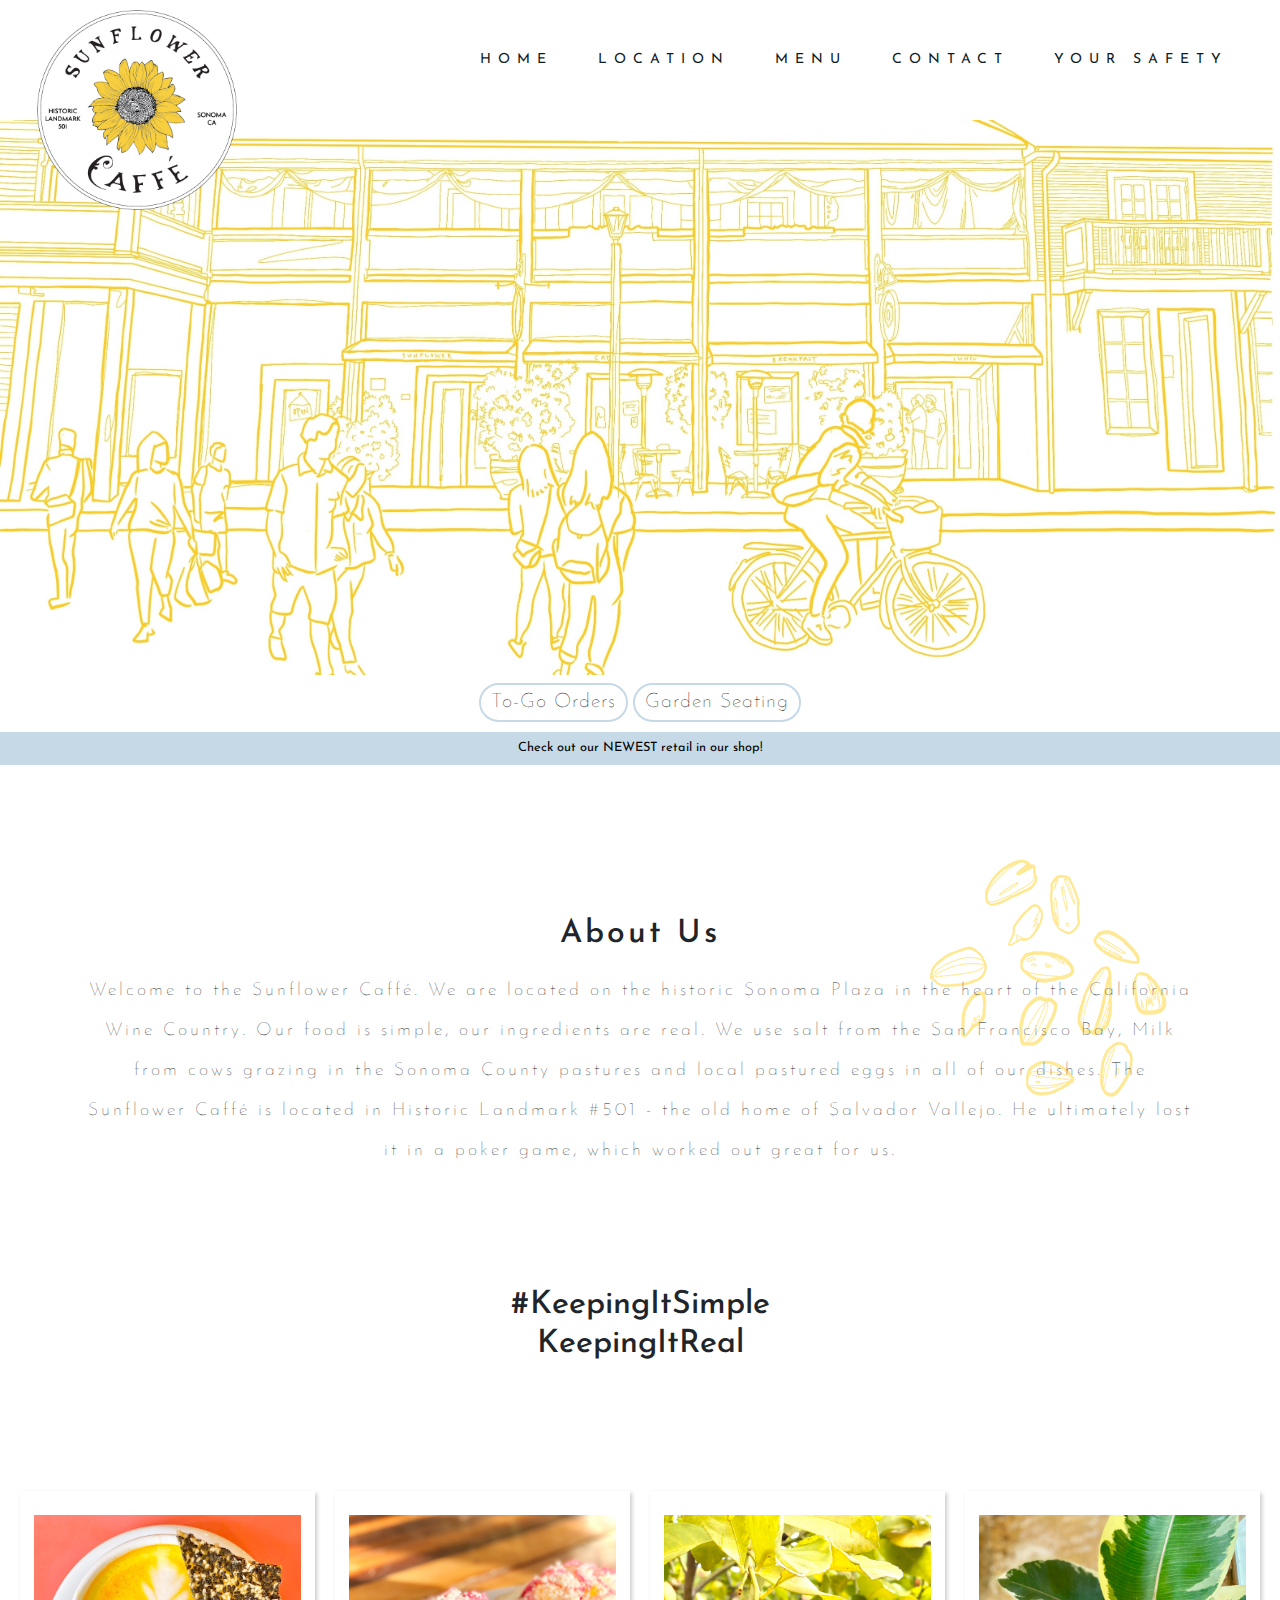
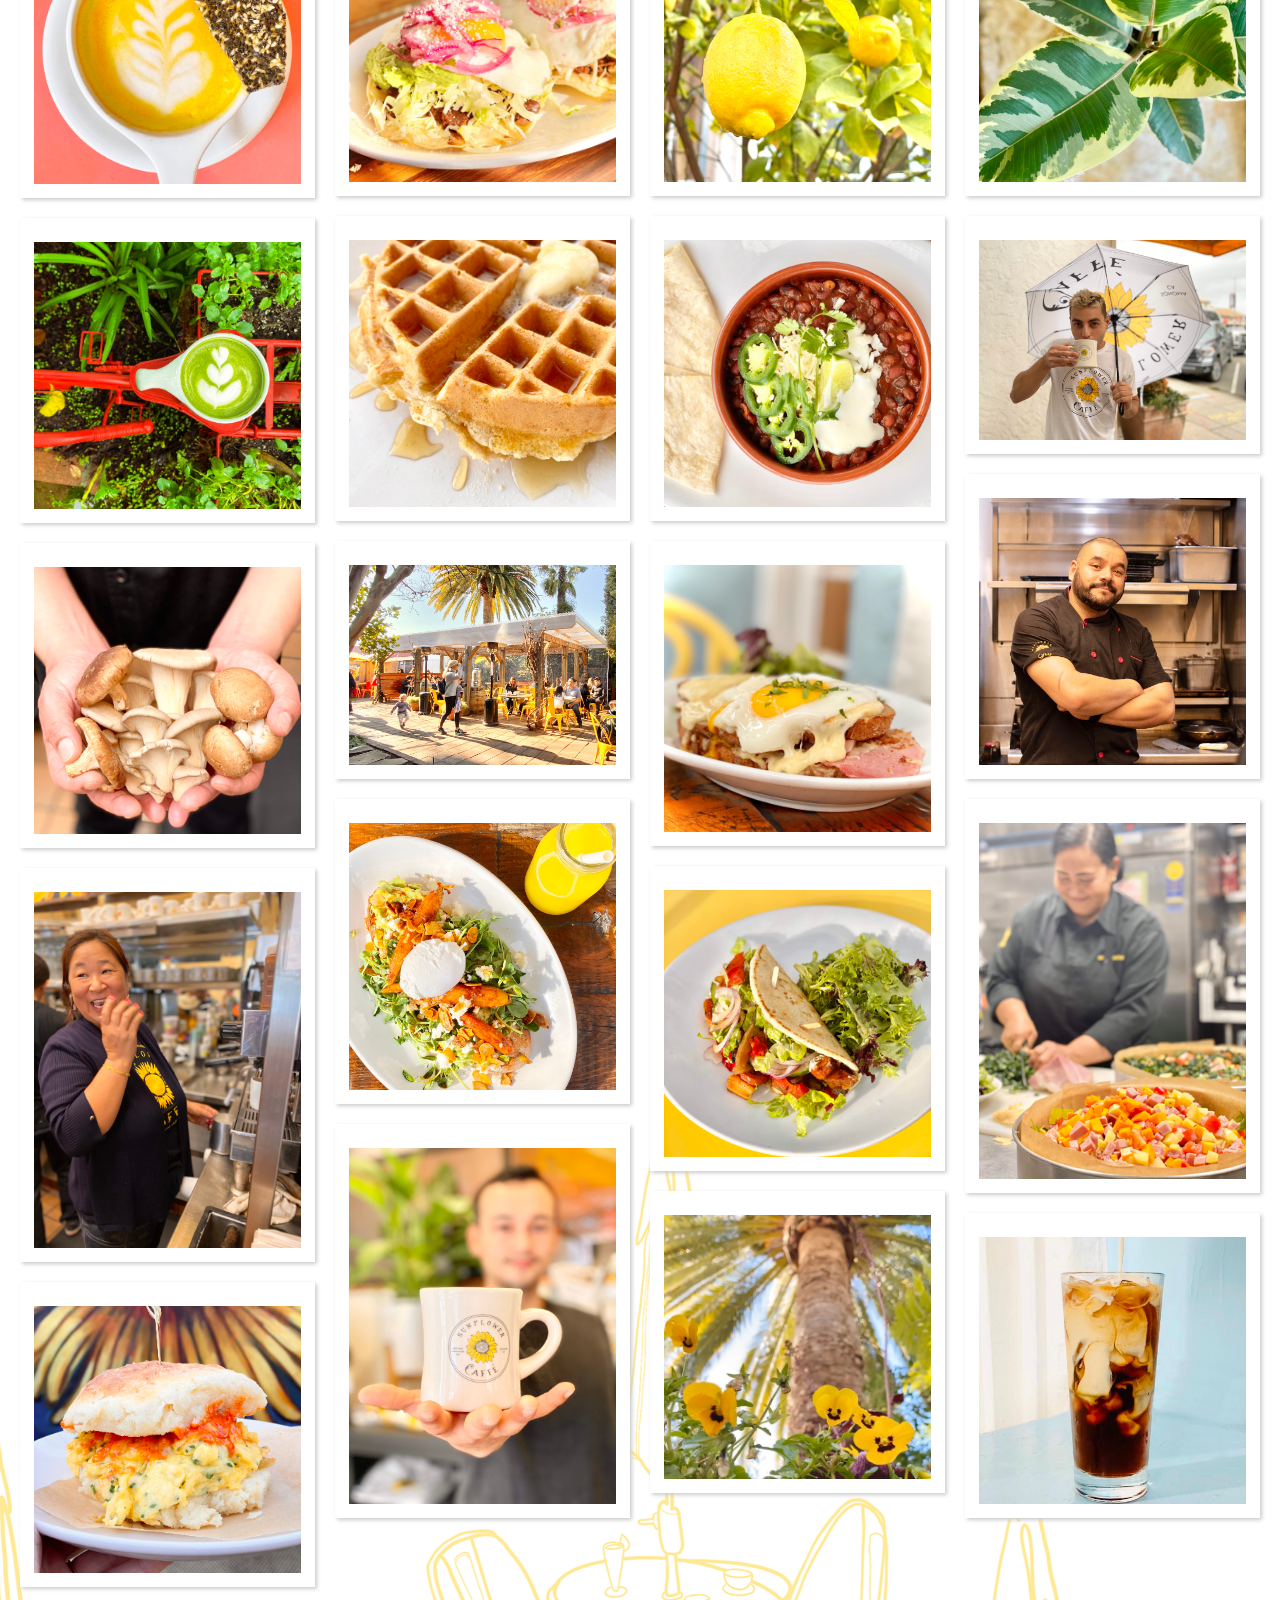
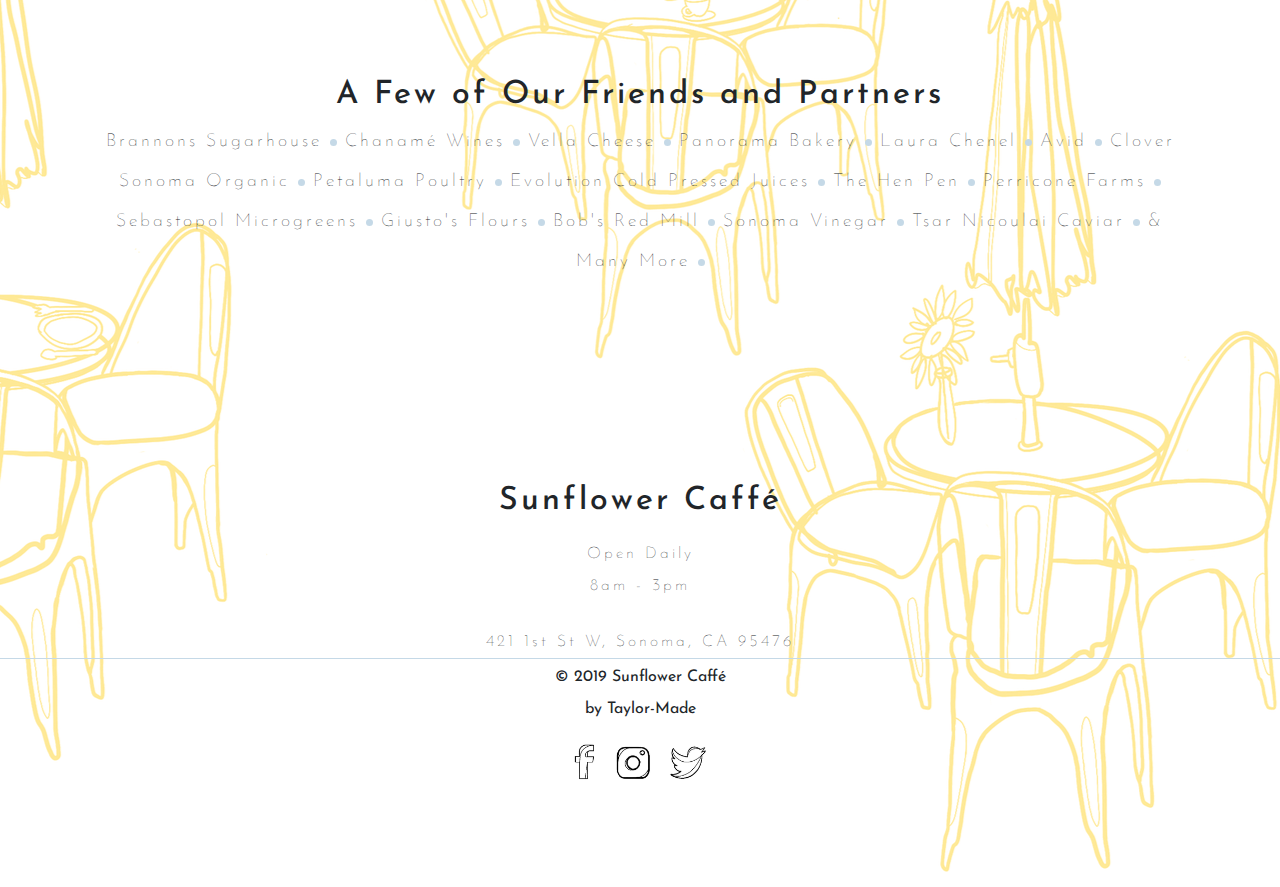
<file: index.html>
<!DOCTYPE html>
<html lang="en">

<head>
  <!-- Required meta tags -->
  <meta charset="utf-8" />
  <meta name="viewport" content="width=device-width, initial-scale=1, shrink-to-fit=no" />

  <title>Sunflower Caffé</title>

  <!-- Google Tag Manager -->
<script>(function(w,d,s,l,i){w[l]=w[l]||[];w[l].push({'gtm.start':
  new Date().getTime(),event:'gtm.js'});var f=d.getElementsByTagName(s)[0],
  j=d.createElement(s),dl=l!='dataLayer'?'&l='+l:'';j.async=true;j.src=
  'https://www.googletagmanager.com/gtm.js?id='+i+dl;f.parentNode.insertBefore(j,f);
  })(window,document,'script','dataLayer','GTM-MHT7H7W');</script>
  <!-- End Google Tag Manager -->

  <!-- Global site tag (gtag.js) - Google Analytics -->
<script async src="https://www.googletagmanager.com/gtag/js?id=G-CDGWF8E8F0"></script>
<script>
  window.dataLayer = window.dataLayer || [];
  function gtag(){dataLayer.push(arguments);}
  gtag('js', new Date());

  gtag('config', 'G-CDGWF8E8F0');
</script>

  <!-- Google Fonts -->
  <link href="https://fonts.googleapis.com/css?family=Josefin+Sans:300,400&display=swap" rel="stylesheet" />
  <!-- menu txt -->
  <!-- <link href="https://fonts.googleapis.com/css?family=Josefin+Sans&display=swap" rel="stylesheet"> -->
  <link href="https://fonts.googleapis.com/css?family=Roboto+Slab:300&display=swap" rel="stylesheet" />
  <!-- Boostrap Css -->
  <link rel="stylesheet" href="https://stackpath.bootstrapcdn.com/bootstrap/4.3.1/css/bootstrap.min.css"
    integrity="sha384-ggOyR0iXCbMQv3Xipma34MD+dH/1fQ784/j6cY/iJTQUOhcWr7x9JvoRxT2MZw1T" crossorigin="anonymous" />
  <link rel="stylesheet" href="https://cdnjs.cloudflare.com/ajax/libs/twitter-bootstrap/4.1.3/css/bootstrap.min.css" />
  <!--favicon-->


  <link rel="icon" type="image/png" href="/favicon-16.png" sizes="16x16">
  <link rel="icon" type="image/png" href="/favicon-32.png" sizes="32x32">
  <link rel="icon" type="image/png" href="/favicon-96.png" sizes="96x96">

  <!-- External Files -->
  <link rel="stylesheet" href="css/index.css" />
  <link href="https://maxcdn.bootstrapcdn.com/font-awesome/4.7.0/css/font-awesome.min.css" rel="stylesheet" />
</head>


<body>
  <header>

    <nav id="navbar" class="">
      <div class="nav-wrapper">
        <!-- Navbar Logo -->
        <div class="logo">
          <a href="index.html">
            <img src="images/circsfclogo.png" alt="Sunflower Caffé Logo" style="height: 200px; width: 200px;" />
          </a>
        </div>

        <!-- Navbar Links -->
        <div class="main-menu">
          <ul id="menu" class="">
            <li><a href="index.html">Home</a></li>
            <li>
              <a href="https://goo.gl/maps/wznpz6YDUfDAMMEbA" target="_blank">Location</a>
            </li>
            <!-- <li><a href="?dummy=$2#menus">Menu</a></li> -->
            <li><a href="menu.html#menu-jump">Menu</a></li>
            <li><a href="contact.html">Contact</a></li>
            <li><a href="your-safety.html">Your Safety</a></li>
          </ul>
        </div>
      </div>
    </nav>

    <!-- Menu Icon -->
    <div class="menuIcon">
      <span class="icon icon-bars"></span>
      <span class="icon icon-bars overlay"></span>
    </div>

    <div class="overlay-menu" style="
          background-image: url('images/coffee-cup.png');
          background-repeat: no-repeat;
        ">
      <ul id="menu">
        <li><a href="index.html">Home</a></li>
        <li><a href="menu.html#menu-jump">Menu</li>
        <li><a href="contact.html">Contact</a></li>
        <li><a href="your-safety.html">Your Safety</a></li>
        <li>
          <a href="https://sunflowercaffe.revelup.online/store/1">Order Online</a>
        </li>

        <p class="text-center overlay-info">
          <a class="menu-location" href="https://goo.gl/maps/yZdu5j42J9mJRYWY7" target="_blank">
            421 1st St W<br />
            Sonoma, CA 95476<br />
          </a>
        </p>
        <br />

        <p class="text-center xoverlay-hours pb-2" style="border: 1px solid #c5d9e7;">
          Open Daily<br />
          8am - 3pm<br /><br />
        </p>

        <div class="overlay-icons text-center">
          <a href="https://www.facebook.com/SunflowerCaffe/"><img class="overlay-icons" src="images/fb.png"
              alt="Facebook" /></a>

          <a href="https://www.instagram.com/sunflowercaffe/"><img class="overlay-icons" src="images/ig.png"
              alt="Instagram" /></a>

          <a href="#"><img class="overlay-icons" src="images/twitter.png" alt="Twitter" /></a>
        </div>
      </ul>
    </div>

  </header>

  <main style="
        background-image: url('images/3tables-opaque.png');
        background-position: 87% 100%;
        background-repeat: no-repeat;
      ">

    <!-- Hero Image -->
    <!-- wp-block-cover-image -->
    <div class="jumbotron jumbotron-fluid"></div>

    <div class="container-fluid text-center pt-2">
      <button class="takeout-button">
        <a class="order-link" href="https://sunflowercaffe.revelup.online/store/1">To-Go Orders</a>
      </button>
      <button class="takeout-button">
        <a href="menu.html">Garden Seating</a>
      </button>
    </div>

    <div class="announcement">
      <p><a href="https://sunflowercaffe.revelup.online/store/1/category/51/subcategory/846">Check out our NEWEST retail in our shop!</a></p>
    </div>

    <div class="container about" style="
          background-image: url('images/moreseeds.png');
          background-repeat: no-repeat;
          background-position: 100% 35%;
        ">
      <div class="row text-center align-items-center">
        <div class="container-fluid">
          <h2>About Us</h2>
          <p class="contact-text">
            Welcome to the Sunflower Caffé. We are located on the historic
            Sonoma Plaza in the heart of the California Wine Country. Our food
            is simple, our ingredients are real. We use salt from the San
            Francisco Bay, Milk from cows grazing in the Sonoma County
            pastures and local pastured eggs in all of our dishes. The
            Sunflower Caffé is located in Historic Landmark #501 - the old
            home of Salvador Vallejo. He ultimately lost it in a poker game,
            which worked out great for us.
          </p>
          <br />
        </div>
      </div>
    </div>

    <div class="text-center align-items-center">
      <h2 class="quote-breaker">#KeepingItSimple<br />KeepingItReal</h2>
    </div>

    <section class="photos">
      <div id="gallery" class="masonry">
        <div class="item 1">
          <img src="images/tahini_turmeric_latte.jpg" alt="Sunflower Caffé Gallery" />
        </div>
        <div class="item 2">
          <img src="images/SFC_Matcha-5.jpg" alt="Sunflower Caffé Gallery" />
        </div>
        <div class="item 3">
          <img src="images/IMG_0267.jpg" alt="Sunflower Caffé Gallery" />
        </div>
        <div class="item 4">
          <img src="images/IMG_0377.jpg" alt="Sunflower Caffé Gallery" />
        </div>
        <div class="item 5">
          <img src="images/IMG_0479.jpg" alt="Sunflower Caffé Gallery" />
        </div>
        <div class="item 6">
          <img src="images/IMG_0498.jpg" alt="Sunflower Caffé Gallery" />
        </div>
        <div class="item 7">
          <img src="images/IMG_0512.jpg" alt="Sunflower Caffé Gallery" />
        </div>
        <div class="item 8">
          <img src="images/IMG_0554.jpg" alt="Sunflower Caffé Gallery" />
        </div>
        <div class="item 9">
          <img src="images/IMG_0613.jpg" alt="Sunflower Caffé Gallery" />
        </div>
        <div class="item 11">
          <img src="images/IMG_0723.jpg" alt="Sunflower Caffé Gallery" />
        </div>
        <div class="item 12">
          <img src="images/IMG_0735.jpg" alt="Sunflower Caffé Gallery" />
        </div>
        <div class="item 13">
          <img src="images/IMG_0890.jpg" alt="Sunflower Caffé Gallery" />
        </div>
        <div class="item 14">
          <img src="images/IMG_0903.jpg" alt="Sunflower Caffé Gallery" />
        </div>
        <div class="item 15">
          <img src="images/IMG_0916.jpg" alt="Sunflower Caffé Gallery" />
        </div>
        <div class="item 16">
          <img src="images/IMG_0939.jpg" alt="Sunflower Caffé Gallery" />
        </div>
        <div class="item 17">
          <img src="images/IMG_0959.jpg" alt="Sunflower Caffé Gallery" />
        </div>
        <div class="item 18">
          <img src="images/IMG_1017.jpg" alt="Sunflower Caffé Gallery" />
        </div>
        <div class="item 19">
          <img src="images/Alvaro.jpg" alt="Sunflower Caffé Gallery" />
        </div>
        <div class="item 20">
          <img src="images/Anju.jpg" alt="Sunflower Caffé Gallery" />
        </div>
        <div class="item 21">
          <img src="images/iced_coffee_milk.jpg" alt="Sunflower Caffé Gallery" />
        </div>
      </div>
    </section>

    <section class="container">
      <div class="row text-center align-items-center pt-5 no-tipping-clause">
        <div class="container-fluid col-sm-12 col-offset-2 col-xs-8 col-xs-offset-2">
          <h2>A Few of Our Friends and Partners</h2>


          <a href="https://www.branonmaple.com/" target="_blank">
            Brannons Sugarhouse <span class="dot"></span>
          </a>

          <a href="http://www.chanamewines.com/" target="_blank">
            Chanamé Wines <span class="dot"></span>
          </a>

          <a href="https://www.vellacheese.com/" target="_blank">
            Vella Cheese <span class="dot"></span>
          </a>

          <a href="https://www.panoramabaking.com/" target="_blank">
            Panorama Bakery <span class="dot"></span>
          </a>

          <a href="https://www.laurachenel.com/" target="_blank">
            Laura Chenel <span class="dot"></span>
          </a>

          <a href="https://avidcoffee.com/" target="_blank">
            Avid <span class="dot"></span>
          </a>

          <a href="https://cloversonoma.com/" target="_blank">
            Clover Sonoma Organic <span class="dot"></span>
          </a>

          <a href="https://www.petalumapoultry.com/products/rosie-organic/" target="_blank">
            Petaluma Poultry <span class="dot"></span>
          </a>

          <a href="https://www.evolutionfresh.com/" target="_blank">
            Evolution Cold Pressed Juices <span class="dot"></span>
          </a>

          <a href="https://localhens.com/" target="_blank">
            The Hen Pen <span class="dot"></span>
          </a>

          <a href="https://perriconefarms.com/" target="_blank">
            Perricone Farms <span class="dot"></span>
          </a>

          <a href="https://www.sebastopolmicrogreens.com/" target="_blank">
            Sebastopol Microgreens <span class="dot"></span>
          </a>

          <a href="http://giustos.com/" target="_blank">
            Giusto's Flours <span class="dot"></span>
          </a>

          <a href="https://www.bobsredmill.com/" target="_blank">
            Bob's Red Mill <span class="dot"></span>
          </a>

          <a href="https://www.sonomavinegar.com/" target="_blank">
            Sonoma Vinegar <span class="dot"></span>
          </a>

          <a href="https://www.tsarnicoulai.com/" target="_blank">
            Tsar Nicoulai Caviar <span class="dot"></span>
          </a>

          & Many More <span class="dot"></span>
        </div>
      </div>
    </section>

    <!-- new footer -->
    <div class="footer container-fluid">
      <div class="row text-center footer-info">
        <div class="col-xs-12 container align-self-center">
          <h2>Sunflower Caffé</h2>
          <p>Open Daily</p>
          8am - 3pm<br />
          <p class="pt-4">
            <a class="footer-location" href="https://goo.gl/maps/yZdu5j42J9mJRYWY7" target="_blank">
              421 1st St W, Sonoma, CA 95476
            </a>
          </p>
        </div>
      </div>

      <div class="row justify-content-center">
        <div class="col-xs-12 text-center">
          <p>&copy; 2019 Sunflower Caffé</p>
          <br />
          <a class="" href="https://www.linkedin.com/in/itstaylorhahn/" target="_blank">
            by Taylor-Made
          </a>
        </div>
      </div>

      <div class="row justify-content-center">
        <div class="col-xs-12">
          <p>
            <a href="https://www.facebook.com/SunflowerCaffe/"><img class="social-icons" src="images/fb.png"
                alt="Facebook" /></a>

            <a href="https://www.instagram.com/sunflowercaffe/"><img class="social-icons" src="images/ig.png"
                alt="Instagram" /></a>

            <a href="#"><img class="social-icons" src="images/twitter.png" alt="Twitter" /></a>
          </p>
        </div>
      </div>
    </div>
  </main>

  <script src="https://cdnjs.cloudflare.com/ajax/libs/jquery/3.4.1/jquery.min.js"></script>
  <script src="https://stackpath.bootstrapcdn.com/bootstrap/4.3.1/js/bootstrap.min.js"
    integrity="sha384-JjSmVgyd0p3pXB1rRibZUAYoIIy6OrQ6VrjIEaFf/nJGzIxFDsf4x0xIM+B07jRM" crossorigin="anonymous">
  </script>
  <script type="text/javascript" src="//downloads.mailchimp.com/js/signup-forms/popup/unique-methods/embed.js"
    data-dojo-config="usePlainJson: true, isDebug: false"></script>
  <script type="text/javascript" src="js/index.js"></script>
  <script src="https://kwes.io/js/kwes.js"></script>
</body>

<!-- Google Tag Manager (noscript) -->
<noscript><iframe src="https://www.googletagmanager.com/ns.html?id=GTM-MHT7H7W"
  height="0" width="0" style="display:none;visibility:hidden"></iframe></noscript>
  <!-- End Google Tag Manager (noscript) -->

</html>
</file>
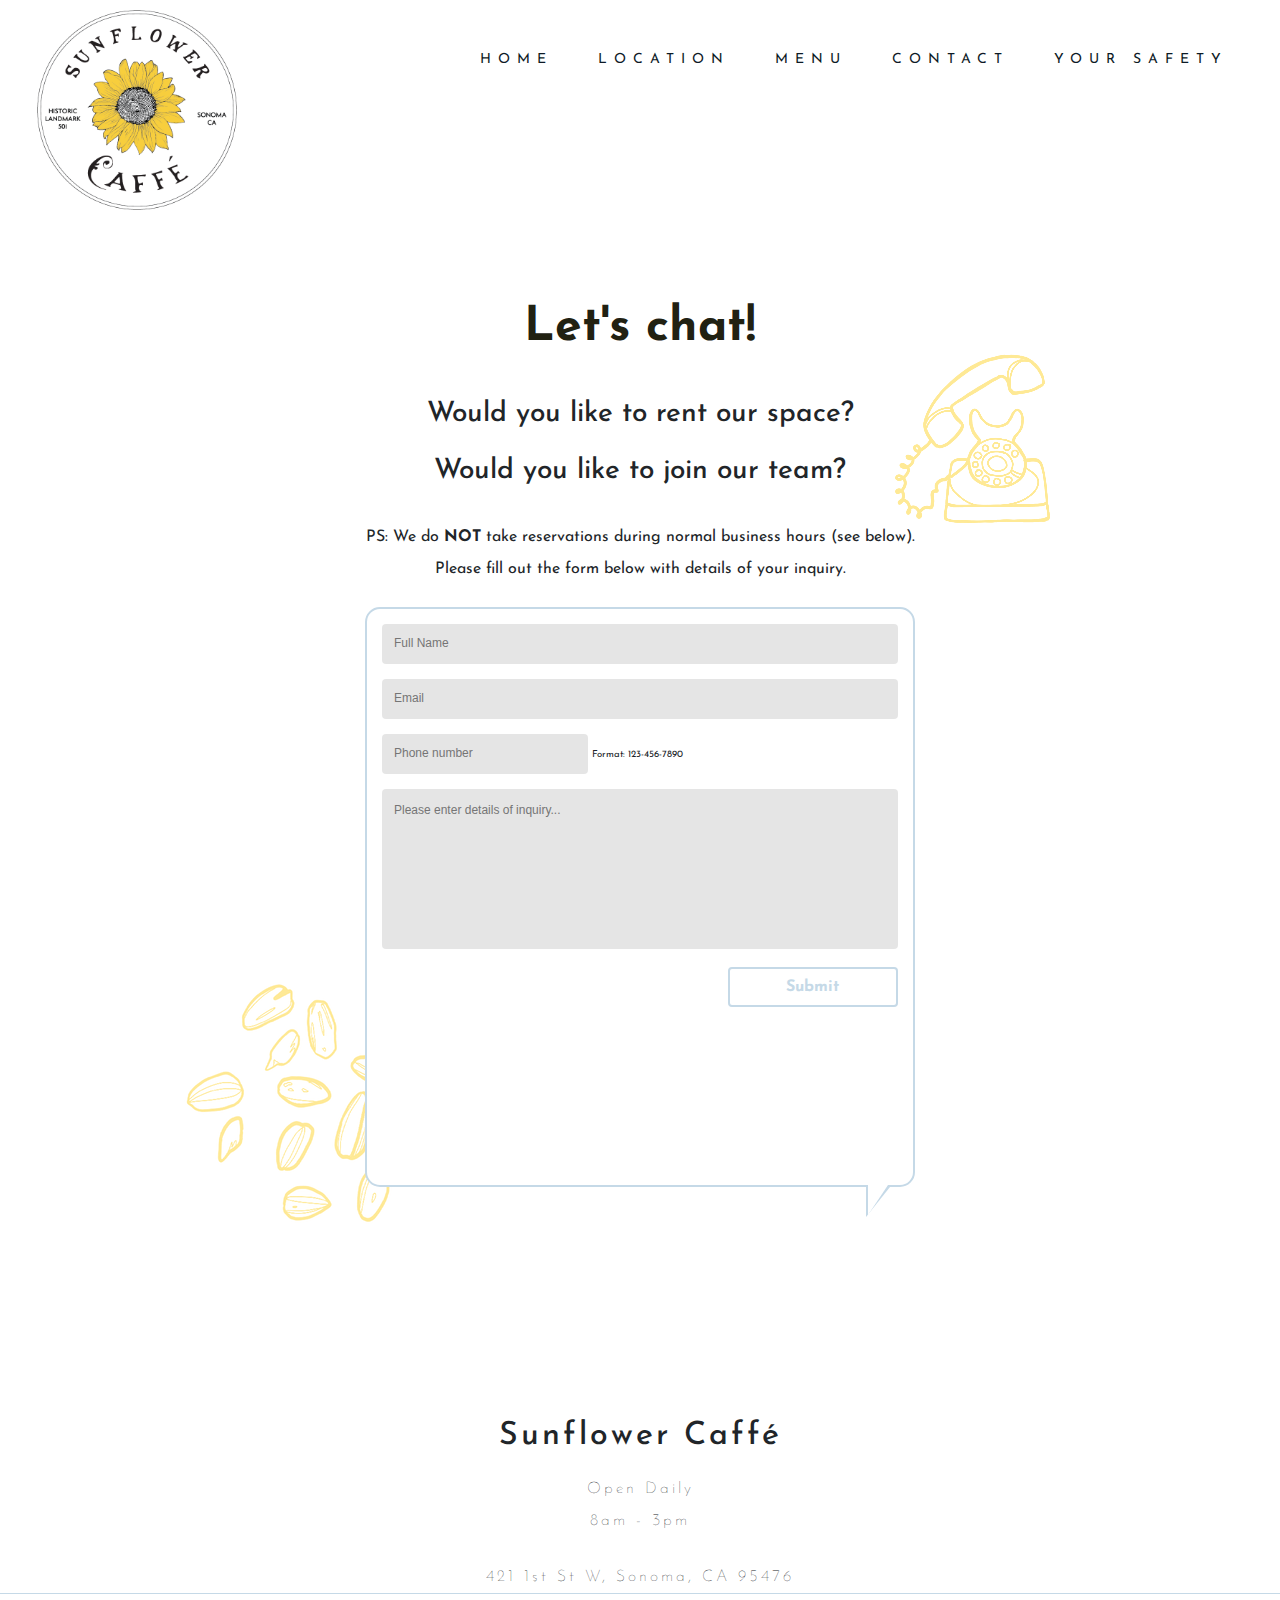
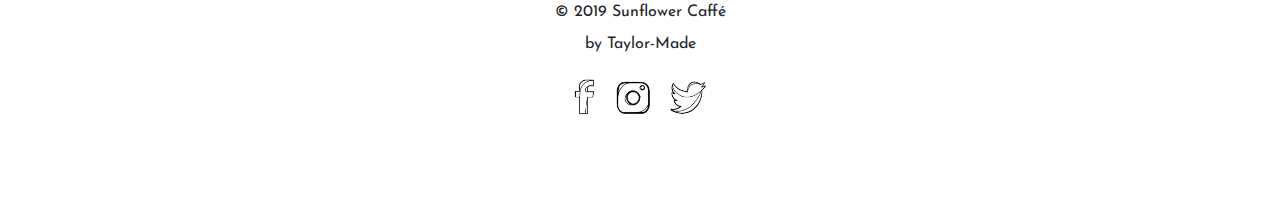
<file: contact.html>
<!doctype html>
<html lang="en">

<body>
<head>
  <!-- Required meta tags -->
  <meta charset="utf-8">
  <meta name="viewport" content="width=device-width, initial-scale=1, shrink-to-fit=no">

  <!-- Google Tag Manager -->
<script>(function(w,d,s,l,i){w[l]=w[l]||[];w[l].push({'gtm.start':
  new Date().getTime(),event:'gtm.js'});var f=d.getElementsByTagName(s)[0],
  j=d.createElement(s),dl=l!='dataLayer'?'&l='+l:'';j.async=true;j.src=
  'https://www.googletagmanager.com/gtm.js?id='+i+dl;f.parentNode.insertBefore(j,f);
  })(window,document,'script','dataLayer','GTM-MHT7H7W');</script>
  <!-- End Google Tag Manager -->


  <!-- Google Fonts -->
  <link href="https://fonts.googleapis.com/css?family=Josefin+Sans:300,400&display=swap" rel="stylesheet">
  <!-- menu txt -->
  <!-- <link href="https://fonts.googleapis.com/css?family=Josefin+Sans&display=swap" rel="stylesheet"> -->
  <link href="https://fonts.googleapis.com/css?family=Roboto+Slab:300&display=swap" rel="stylesheet">
  <!-- Boostrap Css -->
  <link rel="stylesheet" href="https://stackpath.bootstrapcdn.com/bootstrap/4.3.1/css/bootstrap.min.css"
    integrity="sha384-ggOyR0iXCbMQv3Xipma34MD+dH/1fQ784/j6cY/iJTQUOhcWr7x9JvoRxT2MZw1T" crossorigin="anonymous">
  <link rel="stylesheet" href="https://cdnjs.cloudflare.com/ajax/libs/twitter-bootstrap/4.1.3/css/bootstrap.min.css">


  <!-- External Files -->
  <link rel="stylesheet" href="css/index.css">
  <link href="https://maxcdn.bootstrapcdn.com/font-awesome/4.7.0/css/font-awesome.min.css" rel="stylesheet">


</head>

<!-- style="background-image: url('images/field.png');
background-position: 87% 100%;
background-repeat: no-repeat;" -->

<main style="background-image: url('images/moreseeds.png');
background-repeat: no-repeat; background-position:17% 63%;">

  <header>

    <nav id="navbar" class="">
      <div class="nav-wrapper">
        <!-- Navbar Logo -->
        <div class="logo">
          <!-- Logo Placeholder for Inlustration -->
          <a href="index.html">
            <img src="images/circsfclogo.png" style="height: 200px; width: 200px;">
          </a>

        </div>

        <!-- Navbar Links -->
        <div class="main-menu">
          <ul id="menu" class="">
            <li><a href="index.html">Home</a></li>
            <li><a href="https://goo.gl/maps/wznpz6YDUfDAMMEbA" target="_blank">Location</a></li>
            <li><a href="menu.html#menu-jump">Menu</a></li>
            <li><a href="contact.html">Contact</a></li>
            <li><a href="your-safety.html">Your Safety</a></li>
          </ul>
        </div>

      </div>

    </nav>

    <!-- Menu Icon -->
    <div class="menuIcon">
      <span class="icon icon-bars"></span>
      <span class="icon icon-bars overlay"></span>
    </div>

    <div class="overlay-menu" style="
    background-image: url('images/coffee-cup.png');
    background-repeat: no-repeat;
  ">
      <ul id="menu">
        <li><a href="index.html">Home</a></li>
        <li><a href="menu.html#menu-jump">Menu</a></li>
        <li><a href="contact.html">Contact</a></li>
        <li><a href="your-safety.html">Your Safety</a></li>
        <li>
          <a href="https://sunflowercaffe.revelup.com/weborder/?establishment=1#index">Order Online</a>
        </li>

        <p class="text-center overlay-info">
          <a class="menu-location" href="https://goo.gl/maps/yZdu5j42J9mJRYWY7" target="_blank">
            421 1st St W<br />
            Sonoma, CA 95476<br />
          </a>
        </p>
        <br />

        <p class="text-center xoverlay-hours pb-2" style="border: 1px solid #c5d9e7;">
          Open Daily<br />
          8am - 3pm<br /><br />
        </p>

        <div class="overlay-icons text-center">
          <a href="https://www.facebook.com/SunflowerCaffe/"><img class="overlay-icons" src="images/fb.png"
              alt="Facebook" /></a>

          <a href="https://www.instagram.com/sunflowercaffe/"><img class="overlay-icons" src="images/ig.png"
              alt="Instagram" /></a>

          <a href="#"><img class="overlay-icons" src="images/twitter.png" alt="Twitter" /></a>
        </div>
      </ul>
    </div>

  </header>


  <div class="container contact" style="background-image: url('images/phone.png'); background-position: 85% 90%;
  background-repeat: no-repeat; ">
    <h1>Let's chat!</h1><br><br>
    <h3>Would you like to rent our space?</h3><br>
    <h3>Would you like to join our team?</h3><br><br>
    PS: We do <b>NOT</b> take reservations during normal business hours (see below).<br><br>
    Please fill out the form below with details of your inquiry.
  </div>

  <div class="message">
    <div class="kwes-form">
      <form method="post" action="https://kwes.io/api/foreign/forms/Ku3fDbJqmWF31uKbcO0X">
        <input type="text" class="name" id="name" name="name" placeholder="Full Name">
        <input type="email" class="name" id="email" name="email" rules="email" placeholder="Email">
        <input type="tel" class="phone" id="phone" name="phone" placeholder="Phone number"
          pattern="[0-9]{3}-[0-9]{3}-[0-9]{4}" required>
        <small>Format: 123-456-7890</small>
        <textarea class="content" name="inquiry" placeholder="Please enter details of inquiry..."></textarea>
        <div class="name" style="background-color:transparent;">
          <button type="submit" value="Submit" />Submit</button>
        </div>
      </form>
    </div>
  </div>



  <!-- new footer -->

  <div class="footer container-fluid">
    <div class="row text-center footer-info">
      <div class="col-xs-12 container align-self-center">
        <h2>Sunflower Caffé</h2>
        <p>Open Daily</p>
        8am - 3pm<br>
        <p class="pt-4">
          <a class="footer-location" href="https://goo.gl/maps/yZdu5j42J9mJRYWY7" target="_blank">
            421 1st St W, Sonoma, CA 95476
          </a>
        </p>
      </div>
    </div>

    <div class="row justify-content-center">
      <div class="col-xs-12 text-center">
        <p>&copy; 2019 Sunflower Caffé</p><br>
        <a class="" href="https://www.linkedin.com/in/teiloriukas/" target="_blank">
          by Taylor-Made
        </a>
      </div>
    </div>

    <div class="row justify-content-center">
      <div class="col-xs-12">
        <p>
          <a href="https://www.facebook.com/SunflowerCaffe/"><img class="social-icons" src="images/fb.png"></a>
          <a href="https://www.instagram.com/sunflowercaffe/"><img class="social-icons" src="images/ig.png"></a>
          <a href="#"><img class="social-icons" src="images/twitter.png"></a>
        </p>
      </div>
    </div>
  </div>


<script src="https://cdnjs.cloudflare.com/ajax/libs/jquery/3.4.1/jquery.min.js"></script>
<script src="https://stackpath.bootstrapcdn.com/bootstrap/4.3.1/js/bootstrap.min.js"
  integrity="sha384-JjSmVgyd0p3pXB1rRibZUAYoIIy6OrQ6VrjIEaFf/nJGzIxFDsf4x0xIM+B07jRM" crossorigin="anonymous">
</script>
<script type="text/javascript" src="//downloads.mailchimp.com/js/signup-forms/popup/unique-methods/embed.js"
  data-dojo-config="usePlainJson: true, isDebug: false"></script>
<script type="text/javascript" src="js/index.js"></script>
<script src="https://kwes.io/js/kwes.js"></script>
</main>
</body>

<!-- Google Tag Manager (noscript) -->
<noscript><iframe src="https://www.googletagmanager.com/ns.html?id=GTM-MHT7H7W"
  height="0" width="0" style="display:none;visibility:hidden"></iframe></noscript>
  <!-- End Google Tag Manager (noscript) -->


</html>
</file>
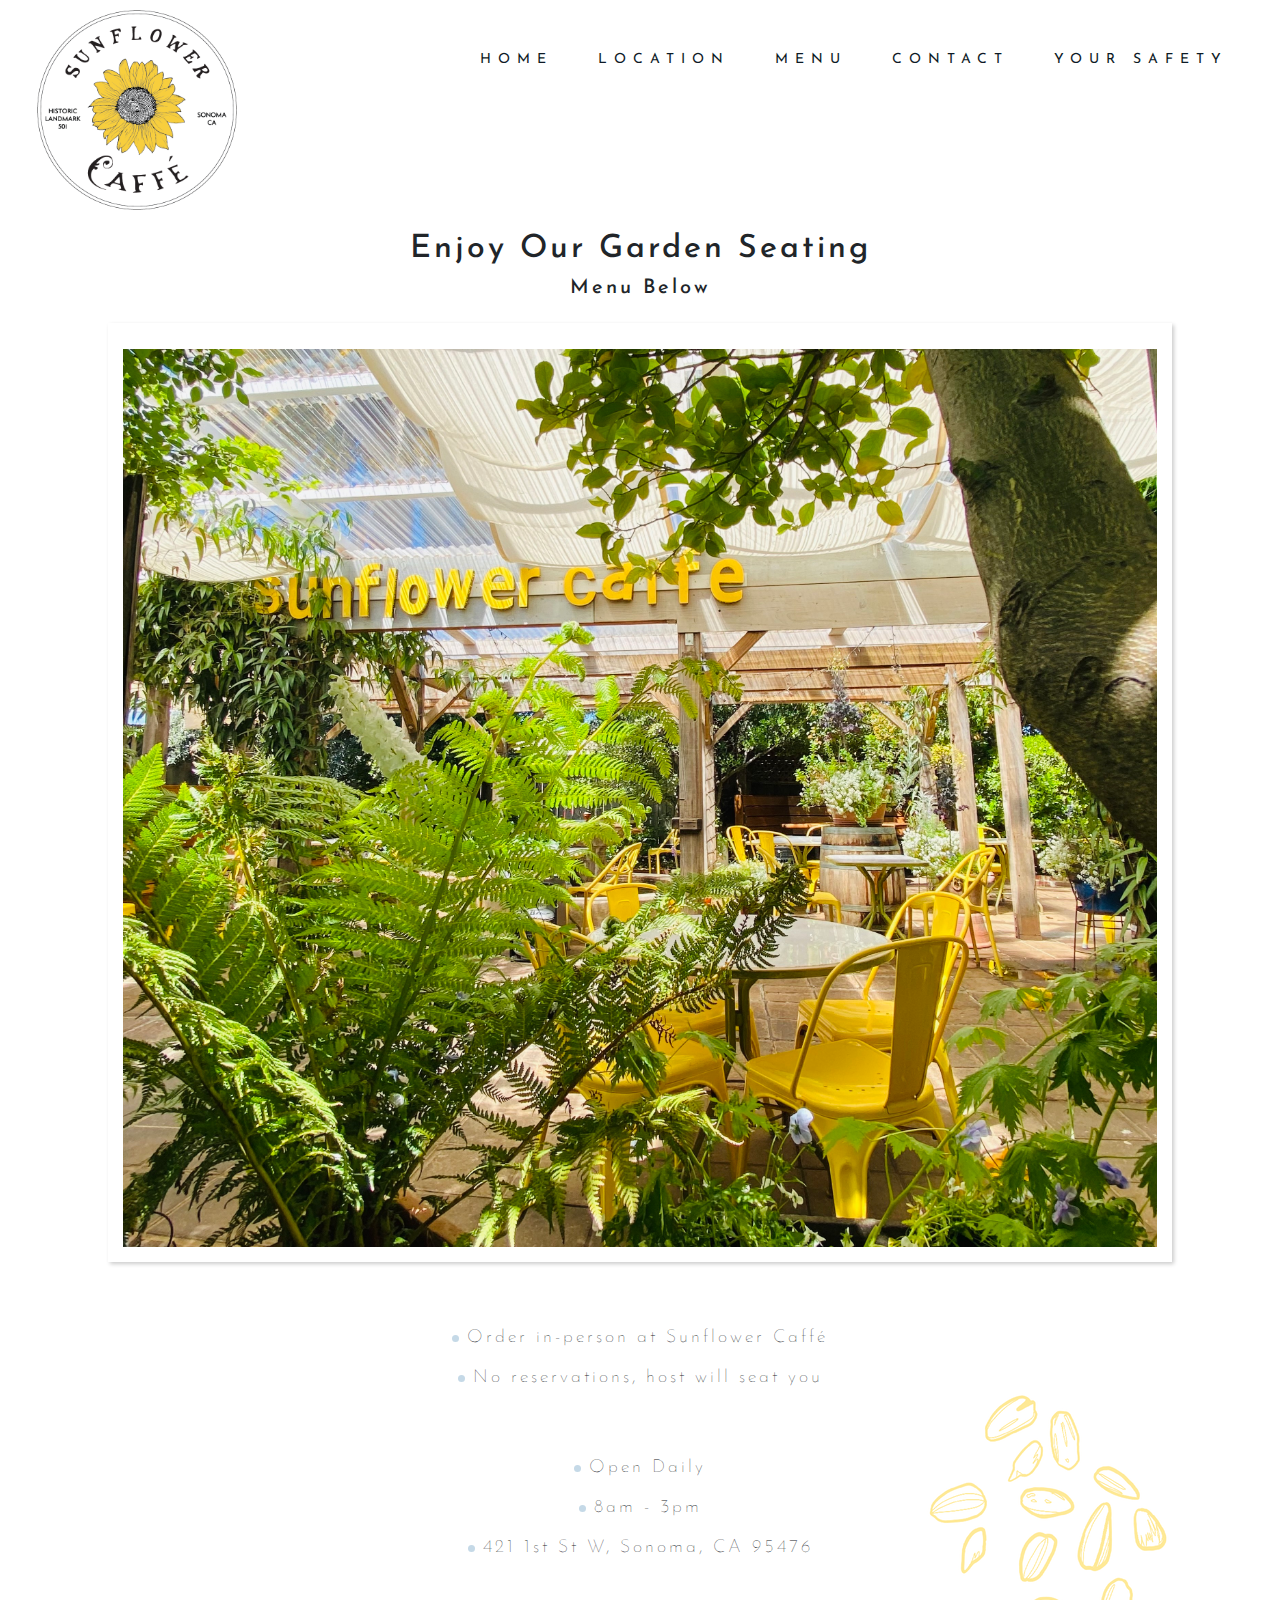
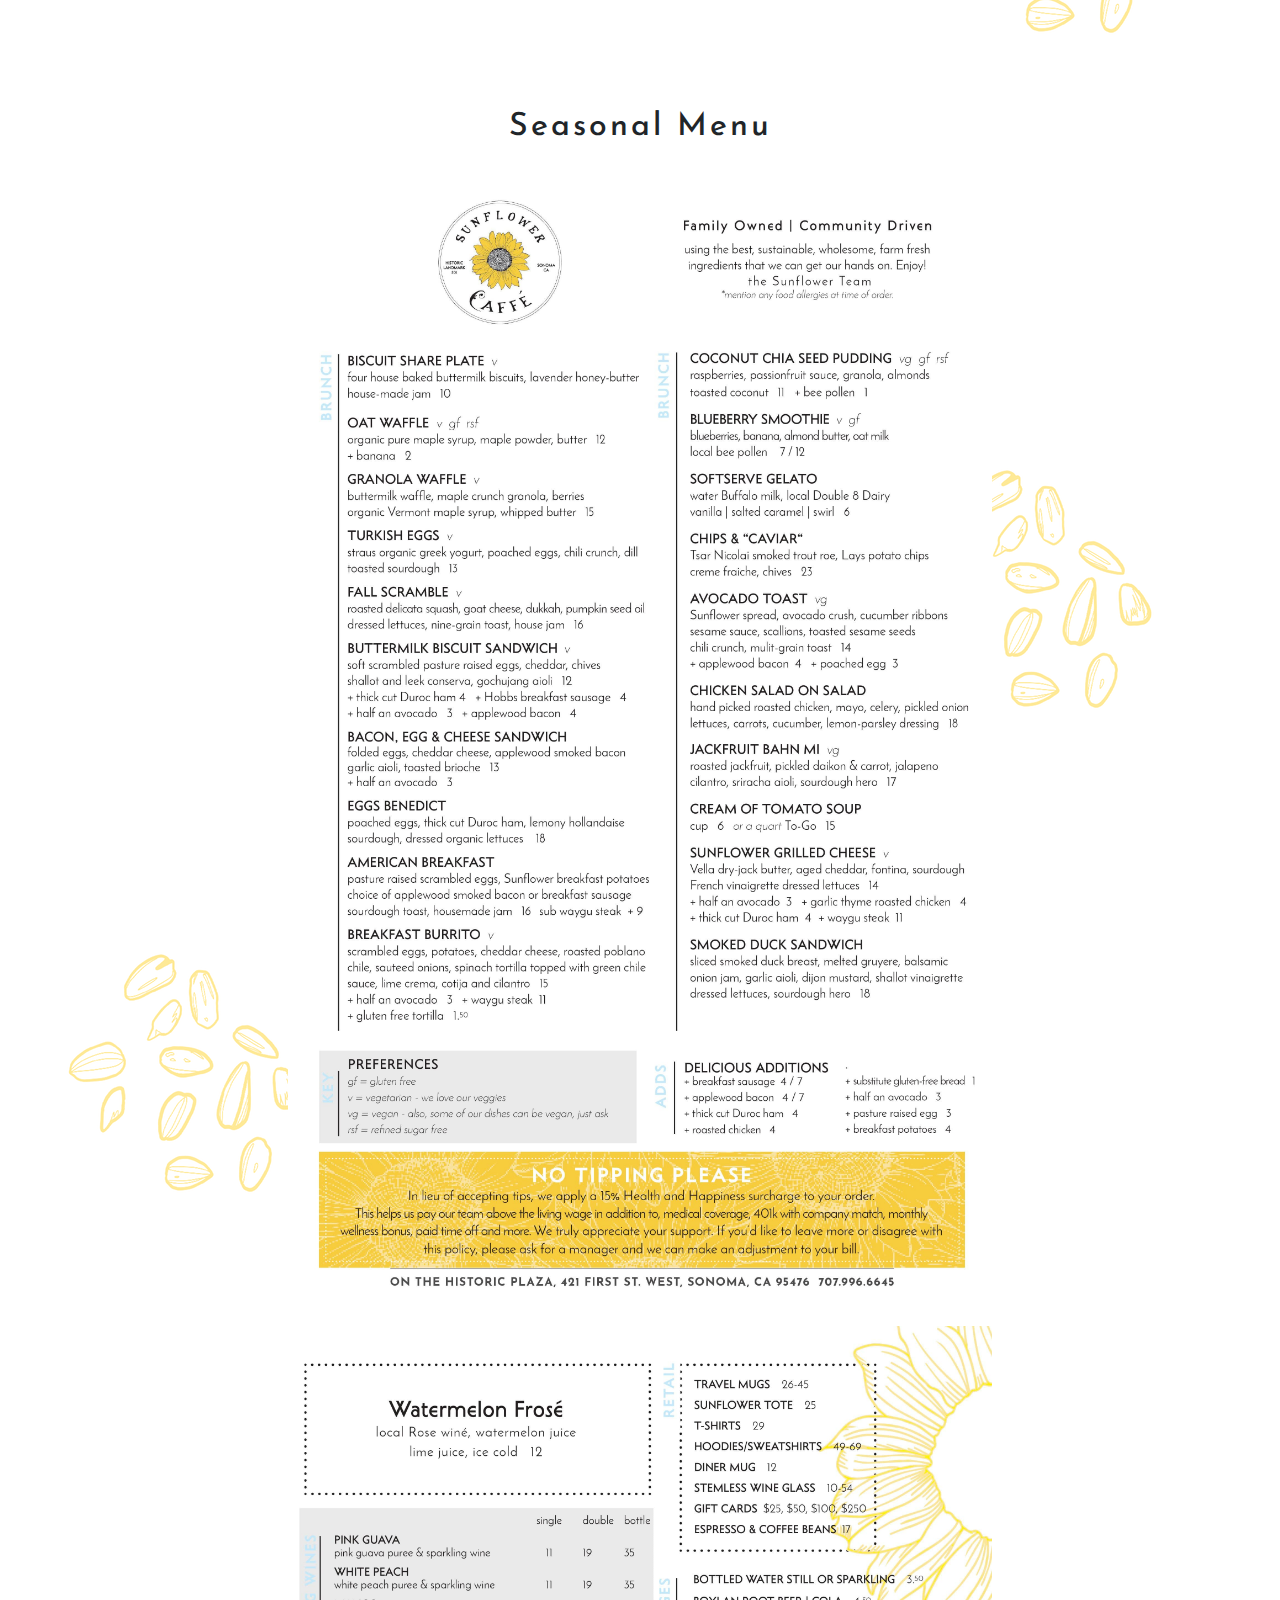
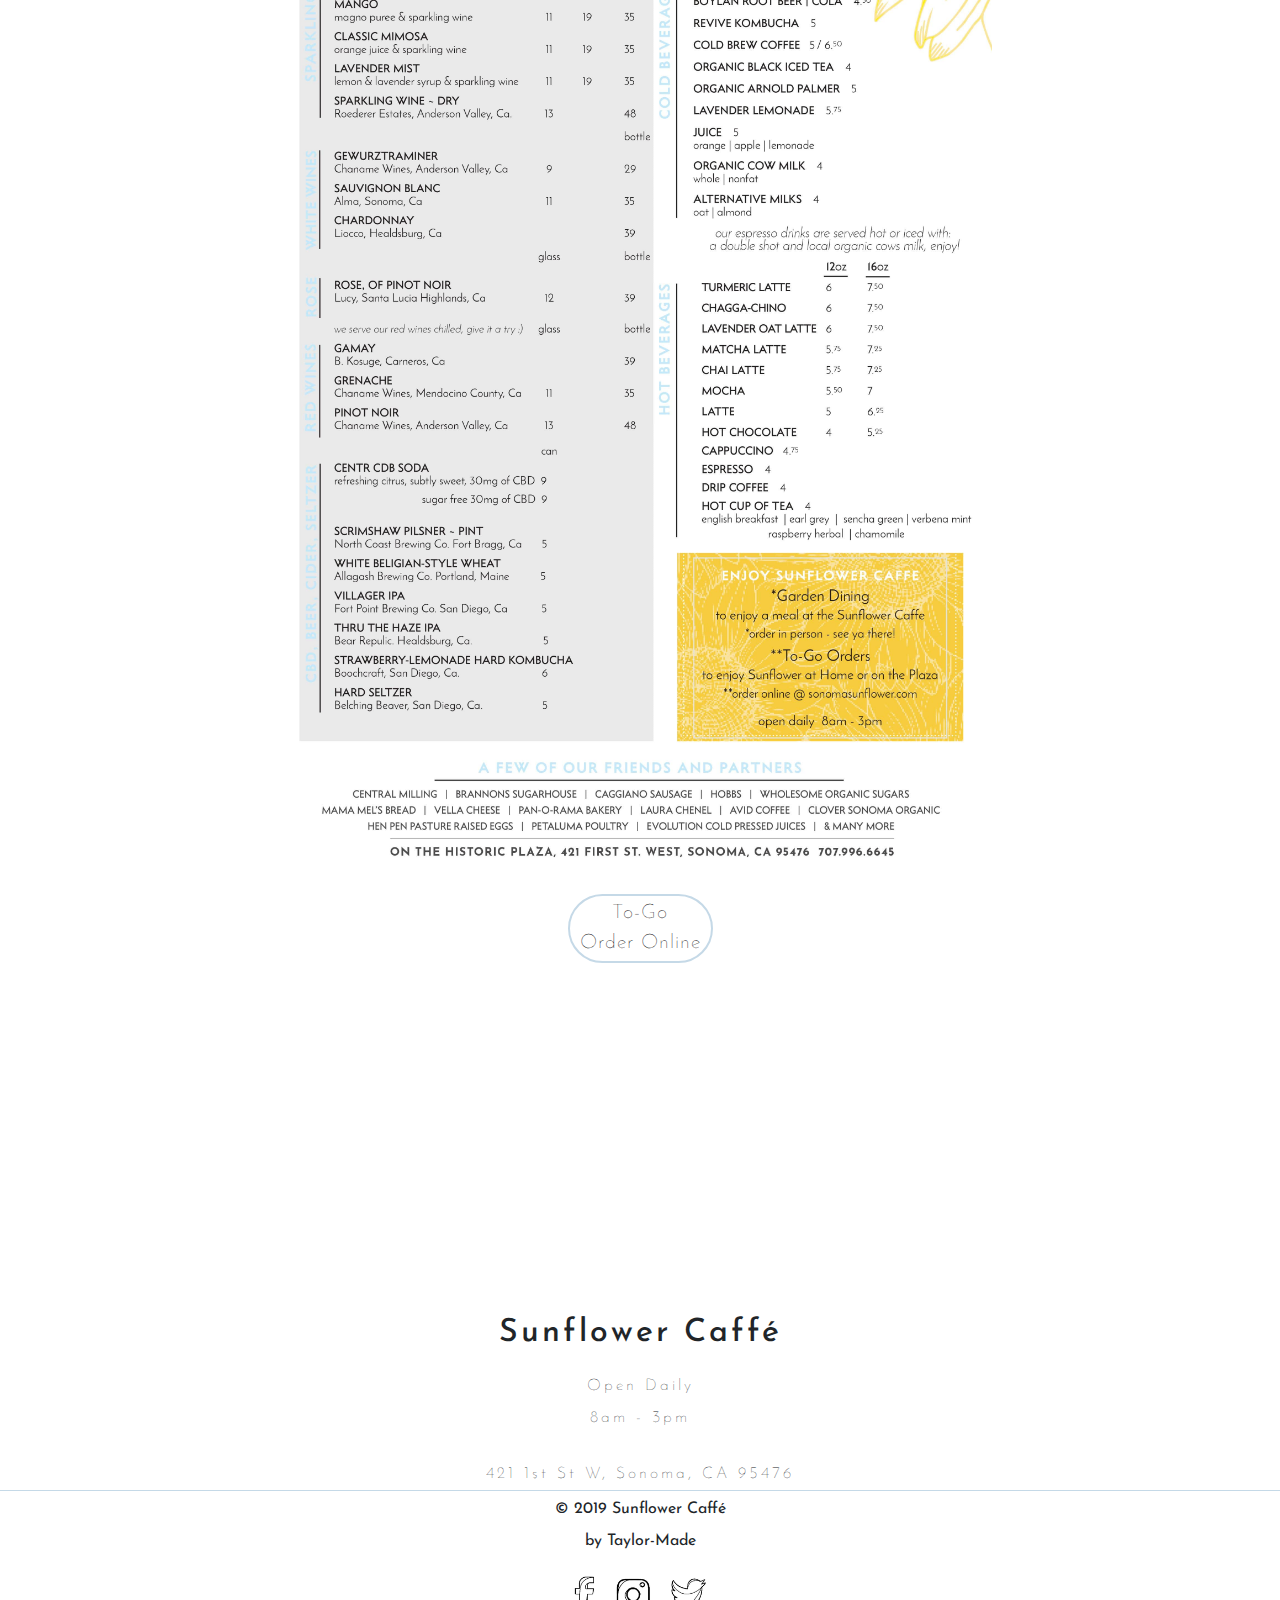
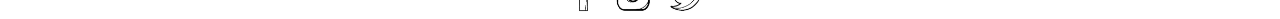
<file: menu.html>
<!doctype html>
<html lang="en">

<body>
<head>
  <!-- Required meta tags -->
  <meta charset="utf-8">
  <meta name="viewport" content="width=device-width, initial-scale=1, shrink-to-fit=no">

  <!-- Google Tag Manager -->
<script>(function(w,d,s,l,i){w[l]=w[l]||[];w[l].push({'gtm.start':
  new Date().getTime(),event:'gtm.js'});var f=d.getElementsByTagName(s)[0],
  j=d.createElement(s),dl=l!='dataLayer'?'&l='+l:'';j.async=true;j.src=
  'https://www.googletagmanager.com/gtm.js?id='+i+dl;f.parentNode.insertBefore(j,f);
  })(window,document,'script','dataLayer','GTM-MHT7H7W');</script>
  <!-- End Google Tag Manager -->

  <!-- Google Fonts -->
  <link href="https://fonts.googleapis.com/css?family=Josefin+Sans:300,400&display=swap" rel="stylesheet">
  <!-- menu txt -->
  <link href="https://fonts.googleapis.com/css?family=Roboto+Slab:300&display=swap" rel="stylesheet">
  <!-- Boostrap Css -->
  <link rel="stylesheet" href="https://stackpath.bootstrapcdn.com/bootstrap/4.3.1/css/bootstrap.min.css"
    integrity="sha384-ggOyR0iXCbMQv3Xipma34MD+dH/1fQ784/j6cY/iJTQUOhcWr7x9JvoRxT2MZw1T" crossorigin="anonymous">
  <link rel="stylesheet" href="https://cdnjs.cloudflare.com/ajax/libs/twitter-bootstrap/4.1.3/css/bootstrap.min.css">


  <!-- External Files -->
  <link rel="stylesheet" href="css/index.css">
  <link href="https://maxcdn.bootstrapcdn.com/font-awesome/4.7.0/css/font-awesome.min.css" rel="stylesheet">


</head>

<!-- style="background-image: url('images/field.png');
background-position: 87% 100%;
background-repeat: no-repeat;" -->

<header>

  <nav id="navbar" class="">
    <div class="nav-wrapper">
      <!-- Navbar Logo -->
      <div class="logo">
        <!-- Logo Placeholder for Inlustration -->
        <a href="index.html">
          <img src="images/circsfclogo.png" style="height: 200px; width: 200px;">
        </a>

      </div>

      <!-- Navbar Links -->
      <div class="main-menu">
        <ul id="menu" class="">
          <li><a href="index.html">Home</a></li>
          <li><a href="https://goo.gl/maps/wznpz6YDUfDAMMEbA" target="_blank">Location</a></li>
          <li><a href="menu.html#menu-jump">Menu</a></li>
          <li><a href="contact.html">Contact</a></li>
          <li><a href="your-safety.html">Your Safety</a></li>
        </ul>
      </div>

    </div>

  </nav>

  <!-- Menu Icon -->
  <div class="menuIcon">
    <span class="icon icon-bars"></span>
    <span class="icon icon-bars overlay"></span>
  </div>

  <div class="overlay-menu" style="background-image: url('images/coffee-cup.png');
        background-repeat: no-repeat;">

    <ul id="menu">
      <li><a href="index.html">Home</a></li>
      <li><a href="menu.html#menu-jump">Menu</a></li>
      <li><a href="contact.html">Contact</a></li>
      <li><a href="your-safety.html">Your Safety</a></li>
      <li><a href="https://sunflowercaffe.revelup.online/store/1">Order Online</a></li>


      <p class="text-center overlay-info">
        <a class="menu-location" href="https://goo.gl/maps/yZdu5j42J9mJRYWY7" target="_blank">
          421 1st St W<br>
          Sonoma, CA 95476<br>
        </a>
      </p><br>

      <p class="text-center overlay-hours pb-2" style="border: 1px solid #c5d9e7">
        Open Daily<br />
        8am - 3pm<br /><br />
      </p>

      <div class="overlay-icons text-center">
        <a href="https://www.facebook.com/SunflowerCaffe/"><img class="overlay-icons" src="images/fb.png"></a>
        <a href="https://www.instagram.com/sunflowercaffe/"><img class="overlay-icons" src="images/ig.png"></a>
        <a href="#"><img class="overlay-icons" src="images/twitter.png"></a>
      </div>

    </ul>
  </div>

</header>

<main style="background-image: url('images/moreseeds.png');
  background-repeat: no-repeat; background-position:5% 63%;">


  <div class="container about" style="
background-image: url('images/moreseeds.png');
background-repeat: no-repeat;
background-position: 100% 35%;
">
    <section class="photos-menu">
      <h2 class="container text-center">Enjoy Our Garden Seating</h2>
      <h5 class="container text-center">Menu Below</h5>
      <div id="gallery1" class="masonry1">
        <div class="item 1">
          <img src="images/sunflower-caffe-patio.jpg" alt="Sunflower Caffé Patio" />
        </div>
      </div>
    </section>

    <div class="row text-center align-items-center">
      <div class="container-fluid">
        <p class="">
          <span class="dot"></span> Order in-person at Sunflower Caffé<br>
          <span class="dot"></span> No reservations, host will seat you
        </p> <br>

        <!-- <div class="container-fluid text-center pb-5">
          <button class="takeout-button"><a class="order-link" href="your-safety.html">Our Safety Protocols</a></button>
        </div> -->

      </div>
    </div>

    <div class="row text-center align-items-center">
      <div class="container-fluid">
        <p class="">
          <span class="dot"></span> Open Daily<br>
          <span class="dot"></span> 8am - 3pm<br>
          <span class="dot"></span> <a class="footer-location" href="https://goo.gl/maps/yZdu5j42J9mJRYWY7"
            target="_blank">
            421 1st St W, Sonoma, CA 95476
          </a>
        </p> <br>
      </div>
    </div>

    <div id="menu-jump" class="container menu-page" style="background-image: url('images/moreseeds.png');
background-repeat: no-repeat; background-position:100% 20%;">
      <div class="row">
        <div class="col-xs-8 mx-auto">
          <h2 class="text-center align-items-center">
            Seasonal Menu
          </h2>
          <!-- Menu Changes go here -->
          <img src="images/aabecbe8d47f4d8bbaee7edee1f7ab80-0001-min.jpg" id="menu-img" class="img-responsive-menu"
            alt="SFC-takeout-menu" width="704" height="636">
          <img src="images/aabecbe8d47f4d8bbaee7edee1f7ab80-0002-min.jpg" id="menu-img" class="img-responsive-menu"
            alt="SFC-takeout-menu" width="704" height="636">
        </div>
      </div>
    </div>

    <div class="container-fluid text-center pt-2">
      <button class="takeout-button"><a class="order-link" href="https://sunflowercaffe.revelup.online/">To-Go
          <br><br> Order
          Online </a></button>
    </div>



</main>

<!-- new footer -->

<div class="footer container-fluid">
  <div class="row text-center footer-info">
    <div class="col-xs-12 container align-self-center">
      <h2>Sunflower Caffé</h2>
      <p>Open Daily</p>
      8am - 3pm<br>
      <p class="pt-4">
        <a class="footer-location" href="https://goo.gl/maps/yZdu5j42J9mJRYWY7" target="_blank">
          421 1st St W, Sonoma, CA 95476
        </a>
      </p>
    </div>
  </div>

  <div class="row justify-content-center">
    <div class="col-xs-12 text-center">
      <p>&copy; 2019 Sunflower Caffé</p><br>
      <a class="" href="https://www.linkedin.com/in/teiloriukas/" target="_blank">
        by Taylor-Made
      </a>
    </div>
  </div>

  <div class="row justify-content-center">
    <div class="col-xs-12">
      <p>
        <a href="https://www.facebook.com/SunflowerCaffe/"><img class="social-icons" src="images/fb.png"></a>
        <a href="https://www.instagram.com/sunflowercaffe/"><img class="social-icons" src="images/ig.png"></a>
        <a href="#"><img class="social-icons" src="images/twitter.png"></a>
      </p>
    </div>
  </div>
</div>



<script src="https://cdnjs.cloudflare.com/ajax/libs/jquery/3.4.1/jquery.min.js"></script>
<script src="https://stackpath.bootstrapcdn.com/bootstrap/4.3.1/js/bootstrap.min.js"
  integrity="sha384-JjSmVgyd0p3pXB1rRibZUAYoIIy6OrQ6VrjIEaFf/nJGzIxFDsf4x0xIM+B07jRM" crossorigin="anonymous">
</script>
<script type="text/javascript" src="//downloads.mailchimp.com/js/signup-forms/popup/unique-methods/embed.js"
  data-dojo-config="usePlainJson: true, isDebug: false"></script>
<script type="text/javascript" src="js/index.js"></script>
<script src="https://kwes.io/js/kwes.js"></script>
</main>
</body>

<!-- Google Tag Manager (noscript) -->
<noscript><iframe src="https://www.googletagmanager.com/ns.html?id=GTM-MHT7H7W"
  height="0" width="0" style="display:none;visibility:hidden"></iframe></noscript>
  <!-- End Google Tag Manager (noscript) -->

</html>
</file>
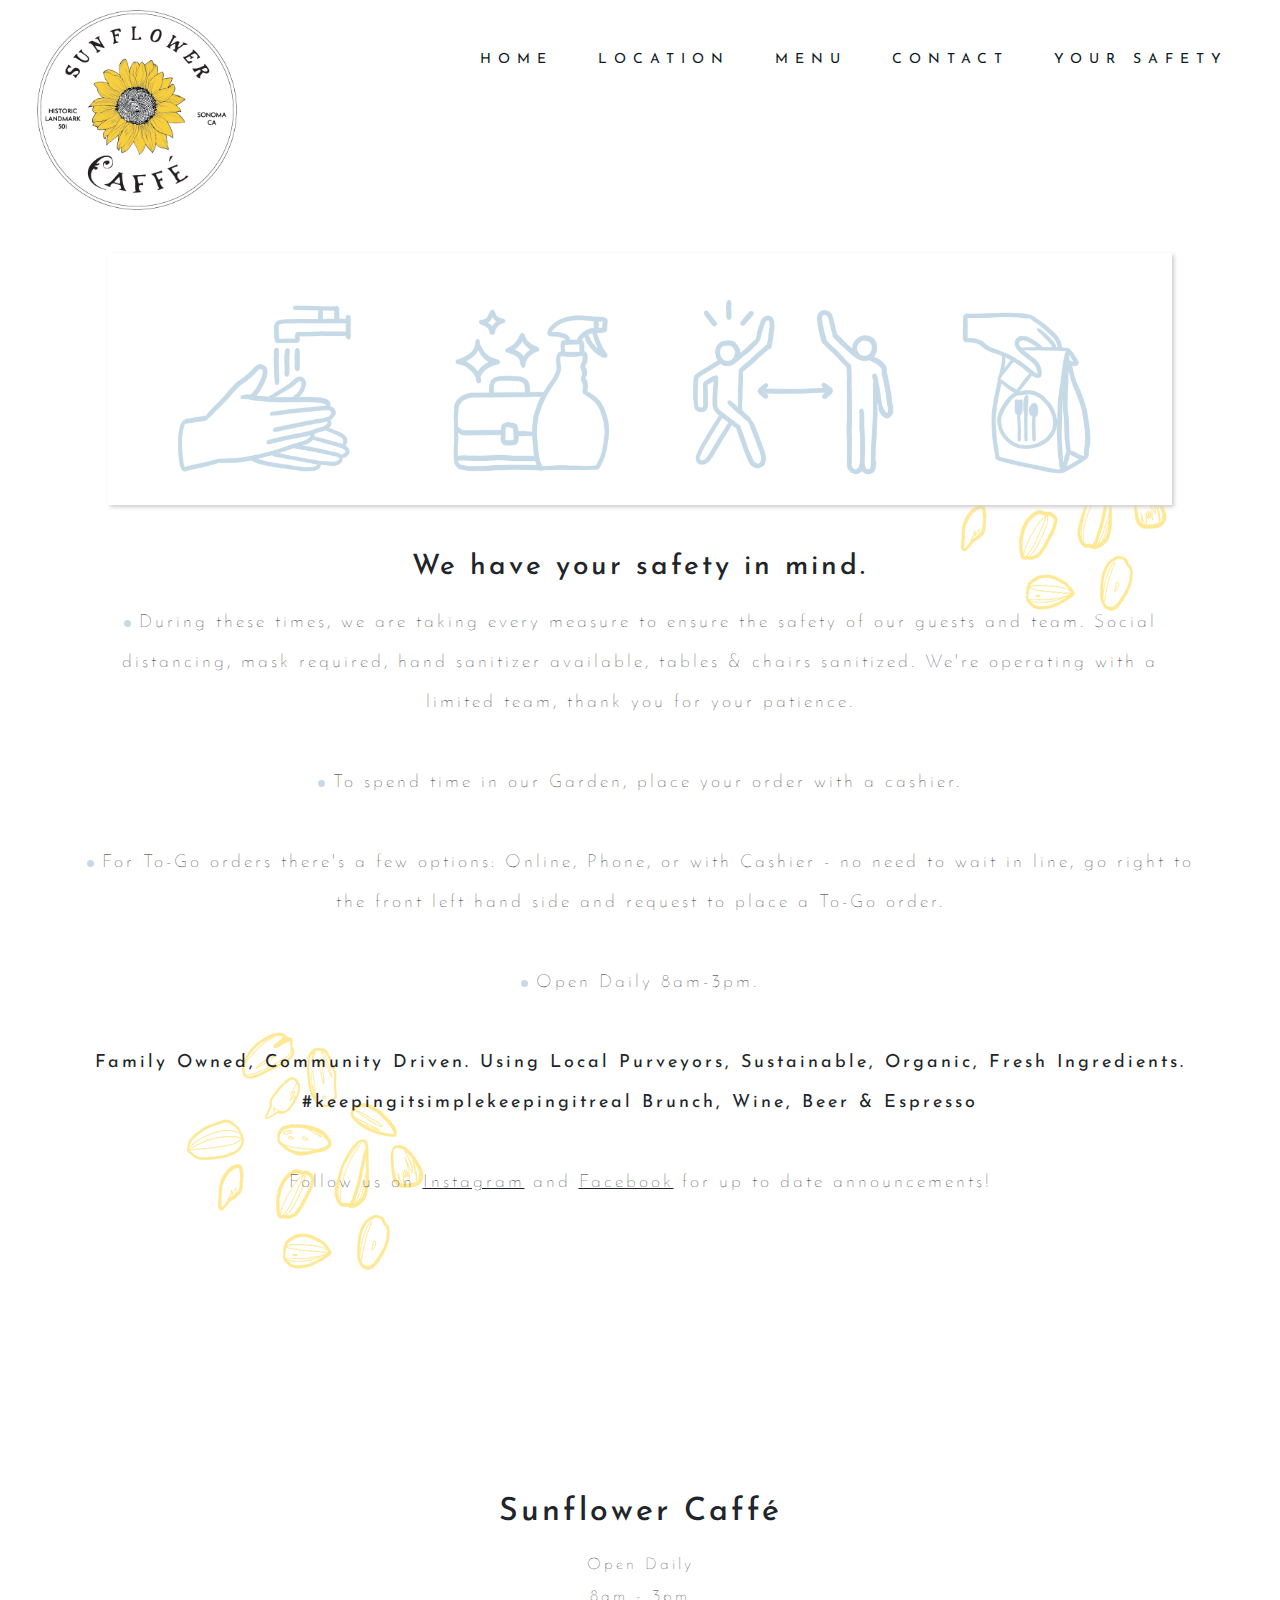
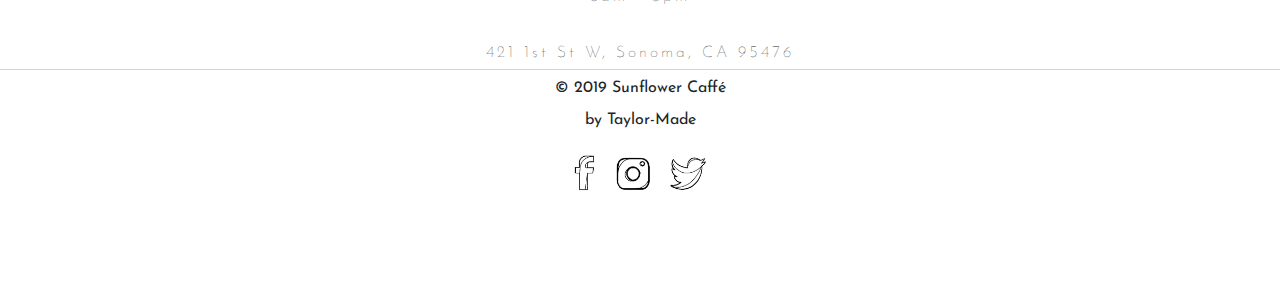
<file: your-safety.html>
<!doctype html>
<html lang="en">

<body>
<head>
    <!-- Required meta tags -->
    <meta charset="utf-8">
    <meta name="viewport" content="width=device-width, initial-scale=1, shrink-to-fit=no">

    <!-- Google Tag Manager -->
<script>(function(w,d,s,l,i){w[l]=w[l]||[];w[l].push({'gtm.start':
    new Date().getTime(),event:'gtm.js'});var f=d.getElementsByTagName(s)[0],
    j=d.createElement(s),dl=l!='dataLayer'?'&l='+l:'';j.async=true;j.src=
    'https://www.googletagmanager.com/gtm.js?id='+i+dl;f.parentNode.insertBefore(j,f);
    })(window,document,'script','dataLayer','GTM-MHT7H7W');</script>
    <!-- End Google Tag Manager -->

    <!-- Google Fonts -->
    <link href="https://fonts.googleapis.com/css?family=Josefin+Sans:300,400&display=swap" rel="stylesheet">
    <!-- menu txt -->
    <!-- <link href="https://fonts.googleapis.com/css?family=Josefin+Sans&display=swap" rel="stylesheet"> -->
    <link href="https://fonts.googleapis.com/css?family=Roboto+Slab:300&display=swap" rel="stylesheet">
    <!-- Boostrap Css -->
    <link rel="stylesheet" href="https://stackpath.bootstrapcdn.com/bootstrap/4.3.1/css/bootstrap.min.css"
        integrity="sha384-ggOyR0iXCbMQv3Xipma34MD+dH/1fQ784/j6cY/iJTQUOhcWr7x9JvoRxT2MZw1T" crossorigin="anonymous">
    <link rel="stylesheet" href="https://cdnjs.cloudflare.com/ajax/libs/twitter-bootstrap/4.1.3/css/bootstrap.min.css">


    <!-- External Files -->
    <link rel="stylesheet" href="css/index.css">
    <link href="https://maxcdn.bootstrapcdn.com/font-awesome/4.7.0/css/font-awesome.min.css" rel="stylesheet">


</head>


<main style="background-image: url('images/moreseeds.png');
background-repeat: no-repeat; background-position:17% 63%;">

    <header>

        <nav id="navbar" class="">
            <div class="nav-wrapper">
                <!-- Navbar Logo -->
                <div class="logo">
                    <!-- Logo Placeholder for Inlustration -->
                    <a href="index.html">
                        <img src="images/circsfclogo.png" style="height: 200px; width: 200px;">
                    </a>

                </div>

                <!-- Navbar Links -->
                <div class="main-menu">
                    <ul id="menu" class="">
                        <li><a href="index.html">Home</a></li>
                        <li><a href="https://goo.gl/maps/wznpz6YDUfDAMMEbA" target="_blank">Location</a></li>
                        <li><a href="menu.html#menu-jump">Menu</a></li>
                        <li><a href="contact.html">Contact</a></li>
                        <li><a href="your-safety.html">Your Safety</a></li>
                    </ul>
                </div>

            </div>

        </nav>

        <!-- Menu Icon -->
        <div class="menuIcon">
            <span class="icon icon-bars"></span>
            <span class="icon icon-bars overlay"></span>
        </div>

        <div class="overlay-menu" style="
        background-image: url('images/coffee-cup.png');
        background-repeat: no-repeat;
      ">
            <ul id="menu">
                <li><a href="index.html">Home</a></li>
                <li><a href="menu.html#menu-jump">Menu</a></li>
                <li><a href="contact.html">Contact</a></li>
                <li><a href="your-safety.htm">Your Safety</a></li>
                <li>
                    <a href="https://sunflowercaffe.revelup.com/weborder/?establishment=1#index">Order Online</a>
                </li>

                <p class="text-center overlay-info">
                    <a class="menu-location" href="https://goo.gl/maps/yZdu5j42J9mJRYWY7" target="_blank">
                        421 1st St W<br />
                        Sonoma, CA 95476<br />
                    </a>
                </p>
                <br />

                <p class="text-center xoverlay-hours pb-2" style="border: 1px solid #c5d9e7;">
                    Open Daily<br />
                    8am - 3pm<br /><br />
                </p>

                <div class="overlay-icons text-center">
                    <a href="https://www.facebook.com/SunflowerCaffe/"><img class="overlay-icons" src="images/fb.png"
                            alt="Facebook" /></a>

                    <a href="https://www.instagram.com/sunflowercaffe/"><img class="overlay-icons" src="images/ig.png"
                            alt="Instagram" /></a>

                    <a href="#"><img class="overlay-icons" src="images/twitter.png" alt="Twitter" /></a>
                </div>
            </ul>
        </div>

    </header>


    <div class="container house-rules" style="
    background-image: url('images/moreseeds.png');
    background-repeat: no-repeat;
    background-position: 100% 35%;
  ">
        <div class="row text-center align-items-center house-rules-title">
            <div class="container-fluid">
                <section class="photos-menu1">
                    <div id="gallery1" class="masonry1">
                        <div class="item 1">
                            <img src="images/covid-icons.png" alt="Sunflower Caffé Gallery" />
                        </div>
                    </div>
                </section>

                <h3>
                    We have your safety in mind.
                </h3>
                <p class="contact-text">
                    <span class="dot"></span> During these times, we are taking every measure to ensure the safety of our guests and team. Social distancing, mask required, hand sanitizer available, tables & chairs sanitized. We're operating with a limited team, thank you for your patience.<br><br>
                    <span class="dot"></span> To spend time in our Garden, place your order with a cashier.<br><br>
                    <span class="dot"></span> For To-Go orders there's a few options: Online, Phone, or with Cashier - no need to wait in line, go right to the front left hand side and request to place a To-Go order.<br><br>
                    <span class="dot"></span> Open Daily 8am-3pm.<br><br>

                    <b>Family Owned, Community Driven. Using Local Purveyors, Sustainable, Organic, Fresh Ingredients. #keepingitsimplekeepingitreal Brunch, Wine, Beer & Espresso</b><br><br>

                    Follow us on <a href="https://www.facebook.com/SunflowerCaffe/"><u>Instagram</u></a> and <a
                        href="https://www.instagram.com/sunflowercaffe/"><u>Facebook</u></a> for up to date
                    announcements!

                </p>
                <br />
            </div>
        </div>
    </div>


    <!-- new footer -->

    <div class="footer container-fluid">
        <div class="row text-center footer-info">
            <div class="col-xs-12 container align-self-center">
                <h2>Sunflower Caffé</h2>
                <p>Open Daily</p>
                8am - 3pm<br>
                <p class="pt-4">
                    <a class="footer-location" href="https://goo.gl/maps/yZdu5j42J9mJRYWY7" target="_blank">
                        421 1st St W, Sonoma, CA 95476
                    </a>
                </p>
            </div>
        </div>

        <div class="row justify-content-center">
            <div class="col-xs-12 text-center">
                <p>&copy; 2019 Sunflower Caffé</p><br>
                <a class="" href="https://www.linkedin.com/in/teiloriukas/" target="_blank">
                    by Taylor-Made
                </a>
            </div>
        </div>

        <div class="row justify-content-center">
            <div class="col-xs-12">
                <p>
                    <a href="https://www.facebook.com/SunflowerCaffe/"><img class="social-icons"
                            src="images/fb.png"></a>
                    <a href="https://www.instagram.com/sunflowercaffe/"><img class="social-icons"
                            src="images/ig.png"></a>
                    <a href="#"><img class="social-icons" src="images/twitter.png"></a>
                </p>
            </div>
        </div>
    </div>


<script src="https://cdnjs.cloudflare.com/ajax/libs/jquery/3.4.1/jquery.min.js"></script>
<script src="https://stackpath.bootstrapcdn.com/bootstrap/4.3.1/js/bootstrap.min.js"
    integrity="sha384-JjSmVgyd0p3pXB1rRibZUAYoIIy6OrQ6VrjIEaFf/nJGzIxFDsf4x0xIM+B07jRM" crossorigin="anonymous">
</script>
<script type="text/javascript" src="//downloads.mailchimp.com/js/signup-forms/popup/unique-methods/embed.js"
    data-dojo-config="usePlainJson: true, isDebug: false"></script>
<script type="text/javascript" src="js/index.js"></script>
<script src="https://kwes.io/js/kwes.js"></script>
</main>
</body>

<!-- Google Tag Manager (noscript) -->
<noscript><iframe src="https://www.googletagmanager.com/ns.html?id=GTM-MHT7H7W"
    height="0" width="0" style="display:none;visibility:hidden"></iframe></noscript>
    <!-- End Google Tag Manager (noscript) -->

</html>
</file>
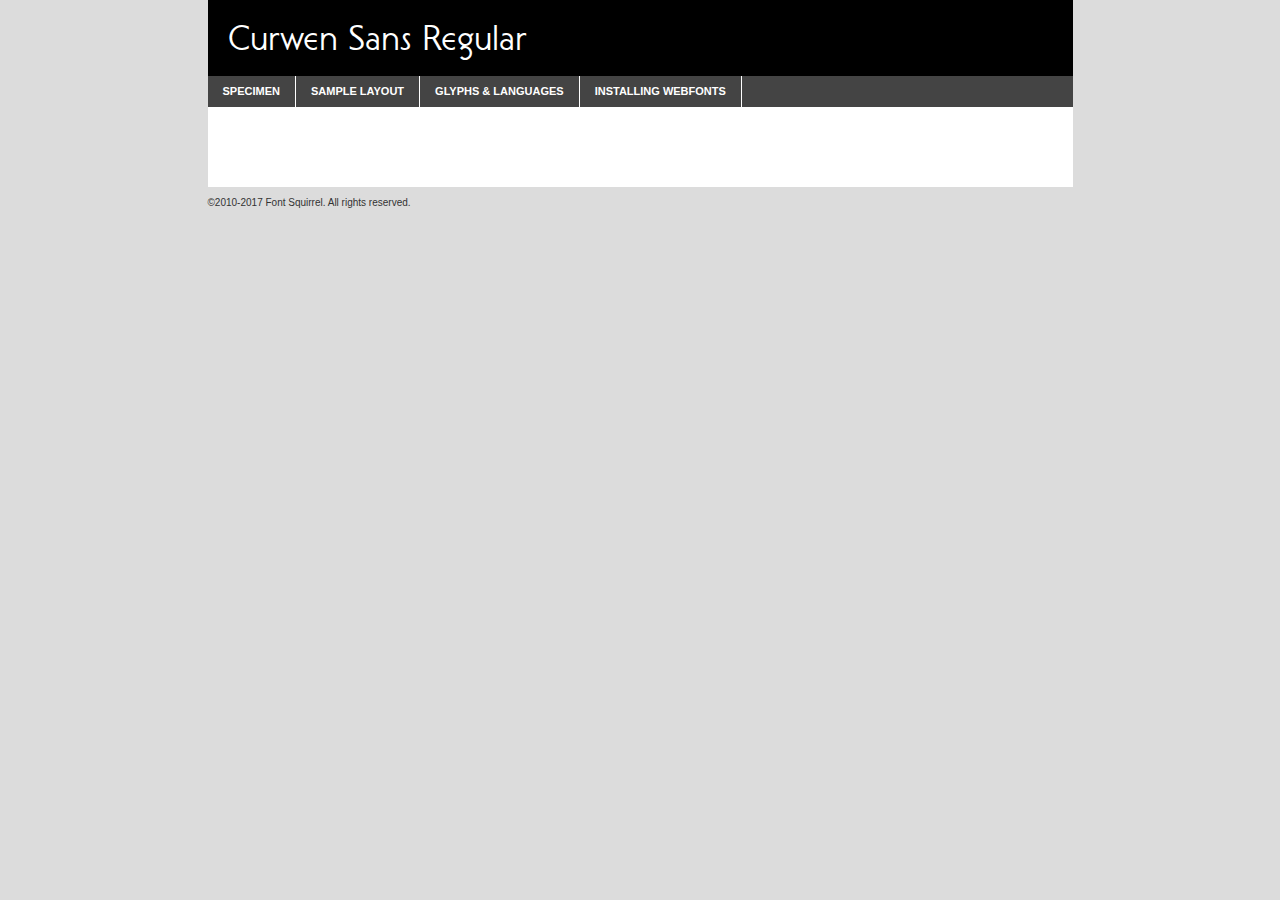
<file: fonts/webfontkit/curwensans-demo.html>
<!DOCTYPE html PUBLIC "-//W3C//DTD XHTML 1.0 Transitional//EN"
	"http://www.w3.org/TR/xhtml1/DTD/xhtml1-transitional.dtd">

<html xmlns="http://www.w3.org/1999/xhtml" xml:lang="en" lang="en">
<head>
	<meta http-equiv="Content-Type" content="text/html; charset=utf-8" />
	<script src="http://ajax.googleapis.com/ajax/libs/jquery/1.7.2/jquery.min.js" type="text/javascript" charset="utf-8"></script>
	<script type="text/javascript">
	(function($){$.fn.easyTabs=function(option){var param=jQuery.extend({fadeSpeed:"fast",defaultContent:1,activeClass:'active'},option);$(this).each(function(){var thisId="#"+this.id;if(param.defaultContent==''){param.defaultContent=1;}
	if(typeof param.defaultContent=="number")
	{var defaultTab=$(thisId+" .tabs li:eq("+(param.defaultContent-1)+") a").attr('href').substr(1);}else{var defaultTab=param.defaultContent;}
	$(thisId+" .tabs li a").each(function(){var tabToHide=$(this).attr('href').substr(1);$("#"+tabToHide).addClass('easytabs-tab-content');});hideAll();changeContent(defaultTab);function hideAll(){$(thisId+" .easytabs-tab-content").hide();}
	function changeContent(tabId){hideAll();$(thisId+" .tabs li").removeClass(param.activeClass);$(thisId+" .tabs li a[href=#"+tabId+"]").closest('li').addClass(param.activeClass);if(param.fadeSpeed!="none")
	{$(thisId+" #"+tabId).fadeIn(param.fadeSpeed);}else{$(thisId+" #"+tabId).show();}}
	$(thisId+" .tabs li").click(function(){var tabId=$(this).find('a').attr('href').substr(1);changeContent(tabId);return false;});});}})(jQuery);
	</script>
	<link rel="stylesheet" href="specimen_files/specimen_stylesheet.css" type="text/css" charset="utf-8" />
	<link rel="stylesheet" href="stylesheet.css" type="text/css" charset="utf-8" />

	<style type="text/css">
					body{
				font-family: 'curwen_sansregular';
							}
		</style>

	<title>Curwen Sans Regular Specimen</title>
	
	
	<script type="text/javascript" charset="utf-8">
		$(document).ready(function() {
			$('#container').easyTabs({defaultContent:1});
		});
	</script>
</head>

<body>
<div id="container">
	<div id="header">
		Curwen Sans Regular	</div>
	<ul class="tabs">
		<li><a href="#specimen">Specimen</a></li>
		<li><a href="#layout">Sample Layout</a></li>
				<li><a href="#glyphs">Glyphs &amp; Languages</a></li>
		<li><a href="#installing">Installing Webfonts</a></li>
		
	</ul>
	
	<div id="main_content">

		
			<div id="specimen">
		
				<div class="section">
					<div class="grid12 firstcol">
						<div class="huge">AaBb</div>
					</div>
				</div>
		
				<div class="section">
					<div class="glyph_range">A&#x200B;B&#x200b;C&#x200b;D&#x200b;E&#x200b;F&#x200b;G&#x200b;H&#x200b;I&#x200b;J&#x200b;K&#x200b;L&#x200b;M&#x200b;N&#x200b;O&#x200b;P&#x200b;Q&#x200b;R&#x200b;S&#x200b;T&#x200b;U&#x200b;V&#x200b;W&#x200b;X&#x200b;Y&#x200b;Z&#x200b;a&#x200b;b&#x200b;c&#x200b;d&#x200b;e&#x200b;f&#x200b;g&#x200b;h&#x200b;i&#x200b;j&#x200b;k&#x200b;l&#x200b;m&#x200b;n&#x200b;o&#x200b;p&#x200b;q&#x200b;r&#x200b;s&#x200b;t&#x200b;u&#x200b;v&#x200b;w&#x200b;x&#x200b;y&#x200b;z&#x200b;1&#x200b;2&#x200b;3&#x200b;4&#x200b;5&#x200b;6&#x200b;7&#x200b;8&#x200b;9&#x200b;0&#x200b;&amp;&#x200b;.&#x200b;,&#x200b;?&#x200b;!&#x200b;&#64;&#x200b;(&#x200b;)&#x200b;#&#x200b;$&#x200b;%&#x200b;*&#x200b;+&#x200b;-&#x200b;=&#x200b;:&#x200b;;</div>
				</div>
				<div class="section">
					<div class="grid12 firstcol">
						<table class="sample_table">
							<tr><td>10</td><td class="size10">abcdefghijklmnopqrstuvwxyzABCDEFGHIJKLMNOPQRSTUVWXYZ0123456789abcdefghijklmnopqrstuvwxyzABCDEFGHIJKLMNOPQRSTUVWXYZ0123456789abcdefghijklmnopqrstuvwxyzABCDEFGHIJKLMNOPQRSTUVWXYZ</td></tr>
							<tr><td>11</td><td class="size11">abcdefghijklmnopqrstuvwxyzABCDEFGHIJKLMNOPQRSTUVWXYZ0123456789abcdefghijklmnopqrstuvwxyzABCDEFGHIJKLMNOPQRSTUVWXYZ0123456789abcdefghijklmnopqrstuvwxyzABCDEFGHIJKLMNOPQRSTUVWXYZ</td></tr>
							<tr><td>12</td><td class="size12">abcdefghijklmnopqrstuvwxyzABCDEFGHIJKLMNOPQRSTUVWXYZ0123456789abcdefghijklmnopqrstuvwxyzABCDEFGHIJKLMNOPQRSTUVWXYZ0123456789abcdefghijklmnopqrstuvwxyzABCDEFGHIJKLMNOPQRSTUVWXYZ</td></tr>
							<tr><td>13</td><td class="size13">abcdefghijklmnopqrstuvwxyzABCDEFGHIJKLMNOPQRSTUVWXYZ0123456789abcdefghijklmnopqrstuvwxyzABCDEFGHIJKLMNOPQRSTUVWXYZ0123456789abcdefghijklmnopqrstuvwxyzABCDEFGHIJKLMNOPQRSTUVWXYZ</td></tr>
							<tr><td>14</td><td class="size14">abcdefghijklmnopqrstuvwxyzABCDEFGHIJKLMNOPQRSTUVWXYZ0123456789abcdefghijklmnopqrstuvwxyzABCDEFGHIJKLMNOPQRSTUVWXYZ0123456789abcdefghijklmnopqrstuvwxyzABCDEFGHIJKLMNOPQRSTUVWXYZ</td></tr>
							<tr><td>16</td><td class="size16">abcdefghijklmnopqrstuvwxyzABCDEFGHIJKLMNOPQRSTUVWXYZ0123456789abcdefghijklmnopqrstuvwxyzABCDEFGHIJKLMNOPQRSTUVWXYZ</td></tr>
							<tr><td>18</td><td class="size18">abcdefghijklmnopqrstuvwxyzABCDEFGHIJKLMNOPQRSTUVWXYZ0123456789abcdefghijklmnopqrstuvwxyzABCDEFGHIJKLMNOPQRSTUVWXYZ</td></tr>
							<tr><td>20</td><td class="size20">abcdefghijklmnopqrstuvwxyzABCDEFGHIJKLMNOPQRSTUVWXYZ0123456789abcdefghijklmnopqrstuvwxyzABCDEFGHIJKLMNOPQRSTUVWXYZ</td></tr>
							<tr><td>24</td><td class="size24">abcdefghijklmnopqrstuvwxyzABCDEFGHIJKLMNOPQRSTUVWXYZ0123456789abcdefghijklmnopqrstuvwxyzABCDEFGHIJKLMNOPQRSTUVWXYZ</td></tr>
							<tr><td>30</td><td class="size30">abcdefghijklmnopqrstuvwxyzABCDEFGHIJKLMNOPQRSTUVWXYZ0123456789abcdefghijklmnopqrstuvwxyzABCDEFGHIJKLMNOPQRSTUVWXYZ</td></tr>
							<tr><td>36</td><td class="size36">abcdefghijklmnopqrstuvwxyzABCDEFGHIJKLMNOPQRSTUVWXYZ0123456789abcdefghijklmnopqrstuvwxyzABCDEFGHIJKLMNOPQRSTUVWXYZ</td></tr>
							<tr><td>48</td><td class="size48">abcdefghijklmnopqrstuvwxyzABCDEFGHIJKLMNOPQRSTUVWXYZ0123456789abcdefghijklmnopqrstuvwxyzABCDEFGHIJKLMNOPQRSTUVWXYZ</td></tr>
							<tr><td>60</td><td class="size60">abcdefghijklmnopqrstuvwxyzABCDEFGHIJKLMNOPQRSTUVWXYZ0123456789abcdefghijklmnopqrstuvwxyzABCDEFGHIJKLMNOPQRSTUVWXYZ</td></tr>
							<tr><td>72</td><td class="size72">abcdefghijklmnopqrstuvwxyzABCDEFGHIJKLMNOPQRSTUVWXYZ0123456789abcdefghijklmnopqrstuvwxyzABCDEFGHIJKLMNOPQRSTUVWXYZ</td></tr>
							<tr><td>90</td><td class="size90">abcdefghijklmnopqrstuvwxyzABCDEFGHIJKLMNOPQRSTUVWXYZ0123456789abcdefghijklmnopqrstuvwxyzABCDEFGHIJKLMNOPQRSTUVWXYZ</td></tr>
						</table>
				
					</div>
			
				</div>
		
		
		
								<div class="section" id="bodycomparison">


										<div id="xheight">
				<div class="fontbody">&#x25FC;&#x25FC;&#x25FC;&#x25FC;&#x25FC;&#x25FC;&#x25FC;&#x25FC;&#x25FC;&#x25FC;&#x25FC;&#x25FC;&#x25FC;&#x25FC;&#x25FC;&#x25FC;&#x25FC;&#x25FC;&#x25FC;&#x25FC;&#x25FC;&#x25FC;&#x25FC;&#x25FC;&#x25FC;&#x25FC;&#x25FC;&#x25FC;&#x25FC;&#x25FC;&#x25FC;&#x25FC;&#x25FC;&#x25FC;&#x25FC;&#x25FC;&#x25FC;&#x25FC;&#x25FC;&#x25FC;&#x25FC;&#x25FC;&#x25FC;&#x25FC;&#x25FC;&#x25FC;&#x25FC;&#x25FC;&#x25FC;&#x25FC;&#x25FC;&#x25FC;&#x25FC;&#x25FC;&#x25FC;&#x25FC;&#x25FC;&#x25FC;&#x25FC;&#x25FC;&#x25FC;&#x25FC;&#x25FC;&#x25FC;&#x25FC;&#x25FC;&#x25FC;&#x25FC;&#x25FC;&#x25FC;&#x25FC;&#x25FC;&#x25FC;&#x25FC;&#x25FC;&#x25FC;&#x25FC;&#x25FC;&#x25FC;&#x25FC;&#x25FC;&#x25FC;&#x25FC;&#x25FC;&#x25FC;&#x25FC;&#x25FC;&#x25FC;&#x25FC;&#x25FC;&#x25FC;&#x25FC;&#x25FC;&#x25FC;&#x25FC;&#x25FC;&#x25FC;&#x25FC;&#x25FC;body</div><div class="arialbody">body</div><div class="verdanabody">body</div><div class="georgiabody">body</div></div>
										<div class="fontbody" style="z-index:1">
											body<span>Curwen Sans Regular</span>
										</div>
										<div class="arialbody" style="z-index:1">
											body<span>Arial</span>
										</div>
										<div class="verdanabody" style="z-index:1">
											body<span>Verdana</span>
										</div>
										<div class="georgiabody" style="z-index:1">
											body<span>Georgia</span>
										</div>



								</div>
		
		
				<div class="section psample psample_row1" id="">
					
					<div class="grid2 firstcol">
						<p class="size10"><span>10.</span>Aenean lacinia bibendum nulla sed consectetur. Fusce dapibus, tellus ac cursus commodo, tortor mauris condimentum nibh, ut fermentum massa justo sit amet risus. Nullam id dolor id nibh ultricies vehicula ut id elit. Cum sociis natoque penatibus et magnis dis parturient montes, nascetur ridiculus mus. Nulla vitae elit libero, a pharetra augue.</p>
			
					</div>
					<div class="grid3">
						<p class="size11"><span>11.</span>Aenean lacinia bibendum nulla sed consectetur. Fusce dapibus, tellus ac cursus commodo, tortor mauris condimentum nibh, ut fermentum massa justo sit amet risus. Nullam id dolor id nibh ultricies vehicula ut id elit. Cum sociis natoque penatibus et magnis dis parturient montes, nascetur ridiculus mus. Nulla vitae elit libero, a pharetra augue.</p>
			
					</div>
					<div class="grid3">
						<p class="size12"><span>12.</span>Aenean lacinia bibendum nulla sed consectetur. Fusce dapibus, tellus ac cursus commodo, tortor mauris condimentum nibh, ut fermentum massa justo sit amet risus. Nullam id dolor id nibh ultricies vehicula ut id elit. Cum sociis natoque penatibus et magnis dis parturient montes, nascetur ridiculus mus. Nulla vitae elit libero, a pharetra augue.</p>
			
					</div>
					<div class="grid4">
						<p class="size13"><span>13.</span>Aenean lacinia bibendum nulla sed consectetur. Fusce dapibus, tellus ac cursus commodo, tortor mauris condimentum nibh, ut fermentum massa justo sit amet risus. Nullam id dolor id nibh ultricies vehicula ut id elit. Cum sociis natoque penatibus et magnis dis parturient montes, nascetur ridiculus mus. Nulla vitae elit libero, a pharetra augue.</p>
			
					</div>
					<div class="white_blend"></div>
					
				</div>
				<div class="section psample psample_row2" id="">
					<div class="grid3 firstcol">
						<p class="size14"><span>14.</span>Aenean lacinia bibendum nulla sed consectetur. Fusce dapibus, tellus ac cursus commodo, tortor mauris condimentum nibh, ut fermentum massa justo sit amet risus. Nullam id dolor id nibh ultricies vehicula ut id elit. Cum sociis natoque penatibus et magnis dis parturient montes, nascetur ridiculus mus. Nulla vitae elit libero, a pharetra augue.</p>
			
					</div>
					<div class="grid4">
						<p class="size16"><span>16.</span>Aenean lacinia bibendum nulla sed consectetur. Fusce dapibus, tellus ac cursus commodo, tortor mauris condimentum nibh, ut fermentum massa justo sit amet risus. Nullam id dolor id nibh ultricies vehicula ut id elit. Cum sociis natoque penatibus et magnis dis parturient montes, nascetur ridiculus mus. Nulla vitae elit libero, a pharetra augue.</p>
			
					</div>
					<div class="grid5">
						<p class="size18"><span>18.</span>Aenean lacinia bibendum nulla sed consectetur. Fusce dapibus, tellus ac cursus commodo, tortor mauris condimentum nibh, ut fermentum massa justo sit amet risus. Nullam id dolor id nibh ultricies vehicula ut id elit. Cum sociis natoque penatibus et magnis dis parturient montes, nascetur ridiculus mus. Nulla vitae elit libero, a pharetra augue.</p>
			
					</div>

					<div class="white_blend"></div>

				</div>
				
				<div class="section psample psample_row3" id="">
					<div class="grid5 firstcol">
						<p class="size20"><span>20.</span>Aenean lacinia bibendum nulla sed consectetur. Fusce dapibus, tellus ac cursus commodo, tortor mauris condimentum nibh, ut fermentum massa justo sit amet risus. Nullam id dolor id nibh ultricies vehicula ut id elit. Cum sociis natoque penatibus et magnis dis parturient montes, nascetur ridiculus mus. Nulla vitae elit libero, a pharetra augue.</p>
					</div>
					<div class="grid7">
						<p class="size24"><span>24.</span>Aenean lacinia bibendum nulla sed consectetur. Fusce dapibus, tellus ac cursus commodo, tortor mauris condimentum nibh, ut fermentum massa justo sit amet risus. Nullam id dolor id nibh ultricies vehicula ut id elit. Cum sociis natoque penatibus et magnis dis parturient montes, nascetur ridiculus mus. Nulla vitae elit libero, a pharetra augue.</p>
					</div>
					
					<div class="white_blend"></div>
					
				</div>
				
				<div class="section psample psample_row4" id="">
					<div class="grid12 firstcol">
						<p class="size30"><span>30.</span>Aenean lacinia bibendum nulla sed consectetur. Fusce dapibus, tellus ac cursus commodo, tortor mauris condimentum nibh, ut fermentum massa justo sit amet risus. Nullam id dolor id nibh ultricies vehicula ut id elit. Cum sociis natoque penatibus et magnis dis parturient montes, nascetur ridiculus mus. Nulla vitae elit libero, a pharetra augue.</p>
					</div>
					<div class="white_blend"></div>
					
				</div>
				
				
				
				<div class="section psample psample_row1 fullreverse">
					<div class="grid2 firstcol">
						<p class="size10"><span>10.</span>Aenean lacinia bibendum nulla sed consectetur. Fusce dapibus, tellus ac cursus commodo, tortor mauris condimentum nibh, ut fermentum massa justo sit amet risus. Nullam id dolor id nibh ultricies vehicula ut id elit. Cum sociis natoque penatibus et magnis dis parturient montes, nascetur ridiculus mus. Nulla vitae elit libero, a pharetra augue.</p>
			
					</div>
					<div class="grid3">
						<p class="size11"><span>11.</span>Aenean lacinia bibendum nulla sed consectetur. Fusce dapibus, tellus ac cursus commodo, tortor mauris condimentum nibh, ut fermentum massa justo sit amet risus. Nullam id dolor id nibh ultricies vehicula ut id elit. Cum sociis natoque penatibus et magnis dis parturient montes, nascetur ridiculus mus. Nulla vitae elit libero, a pharetra augue.</p>
			
					</div>
					<div class="grid3">
						<p class="size12"><span>12.</span>Aenean lacinia bibendum nulla sed consectetur. Fusce dapibus, tellus ac cursus commodo, tortor mauris condimentum nibh, ut fermentum massa justo sit amet risus. Nullam id dolor id nibh ultricies vehicula ut id elit. Cum sociis natoque penatibus et magnis dis parturient montes, nascetur ridiculus mus. Nulla vitae elit libero, a pharetra augue.</p>
			
					</div>
					<div class="grid4">
						<p class="size13"><span>13.</span>Aenean lacinia bibendum nulla sed consectetur. Fusce dapibus, tellus ac cursus commodo, tortor mauris condimentum nibh, ut fermentum massa justo sit amet risus. Nullam id dolor id nibh ultricies vehicula ut id elit. Cum sociis natoque penatibus et magnis dis parturient montes, nascetur ridiculus mus. Nulla vitae elit libero, a pharetra augue.</p>
			
					</div>
					<div class="black_blend"></div>
					
				</div>
				
				<div class="section psample psample_row2 fullreverse">
					<div class="grid3 firstcol">
						<p class="size14"><span>14.</span>Aenean lacinia bibendum nulla sed consectetur. Fusce dapibus, tellus ac cursus commodo, tortor mauris condimentum nibh, ut fermentum massa justo sit amet risus. Nullam id dolor id nibh ultricies vehicula ut id elit. Cum sociis natoque penatibus et magnis dis parturient montes, nascetur ridiculus mus. Nulla vitae elit libero, a pharetra augue.</p>
			
					</div>
					<div class="grid4">
						<p class="size16"><span>16.</span>Aenean lacinia bibendum nulla sed consectetur. Fusce dapibus, tellus ac cursus commodo, tortor mauris condimentum nibh, ut fermentum massa justo sit amet risus. Nullam id dolor id nibh ultricies vehicula ut id elit. Cum sociis natoque penatibus et magnis dis parturient montes, nascetur ridiculus mus. Nulla vitae elit libero, a pharetra augue.</p>
			
					</div>
					<div class="grid5">
						<p class="size18"><span>18.</span>Aenean lacinia bibendum nulla sed consectetur. Fusce dapibus, tellus ac cursus commodo, tortor mauris condimentum nibh, ut fermentum massa justo sit amet risus. Nullam id dolor id nibh ultricies vehicula ut id elit. Cum sociis natoque penatibus et magnis dis parturient montes, nascetur ridiculus mus. Nulla vitae elit libero, a pharetra augue.</p>
			
					</div>
					<div class="black_blend"></div>

				</div>
				
				<div class="section psample fullreverse psample_row3" id="">
					<div class="grid5 firstcol">
						<p class="size20"><span>20.</span>Aenean lacinia bibendum nulla sed consectetur. Fusce dapibus, tellus ac cursus commodo, tortor mauris condimentum nibh, ut fermentum massa justo sit amet risus. Nullam id dolor id nibh ultricies vehicula ut id elit. Cum sociis natoque penatibus et magnis dis parturient montes, nascetur ridiculus mus. Nulla vitae elit libero, a pharetra augue.</p>
					</div>
					<div class="grid7">
						<p class="size24"><span>24.</span>Aenean lacinia bibendum nulla sed consectetur. Fusce dapibus, tellus ac cursus commodo, tortor mauris condimentum nibh, ut fermentum massa justo sit amet risus. Nullam id dolor id nibh ultricies vehicula ut id elit. Cum sociis natoque penatibus et magnis dis parturient montes, nascetur ridiculus mus. Nulla vitae elit libero, a pharetra augue.</p>
					</div>
					
					<div class="black_blend"></div>
					
				</div>
				
				<div class="section psample fullreverse psample_row4" id="" style="border-bottom: 20px #000 solid;">
					<div class="grid12 firstcol">
						<p class="size30"><span>30.</span>Aenean lacinia bibendum nulla sed consectetur. Fusce dapibus, tellus ac cursus commodo, tortor mauris condimentum nibh, ut fermentum massa justo sit amet risus. Nullam id dolor id nibh ultricies vehicula ut id elit. Cum sociis natoque penatibus et magnis dis parturient montes, nascetur ridiculus mus. Nulla vitae elit libero, a pharetra augue.</p>
					</div>
					<div class="black_blend"></div>
					
				</div>
				
				
				
				
			</div>
			
			<div id="layout">
				
				<div class="section">
					
					<div class="grid12 firstcol">
						<h1>Lorem Ipsum Dolor</h1>
						<h2>Etiam porta sem malesuada magna mollis euismod</h2>
						
						<p class="byline">By <a href="#link">Aenean Lacinia</a></p>
					</div>
				</div>
				<div class="section">
					<div class="grid8 firstcol">
						<p class="large">Donec sed odio dui. Morbi leo risus, porta ac consectetur ac, vestibulum at eros. Fusce dapibus, tellus ac cursus commodo, tortor mauris condimentum nibh, ut fermentum massa justo sit amet risus. </p>

						
						<h3>Pellentesque ornare sem</h3>

						<p>Maecenas sed diam eget risus varius blandit sit amet non magna. Maecenas faucibus mollis interdum. Donec ullamcorper nulla non metus auctor fringilla. Nullam id dolor id nibh ultricies vehicula ut id elit. Nullam id dolor id nibh ultricies vehicula ut id elit. </p>

						<p>Aenean eu leo quam. Pellentesque ornare sem lacinia quam venenatis vestibulum. Lorem ipsum dolor sit amet, consectetur adipiscing elit. Cum sociis natoque penatibus et magnis dis parturient montes, nascetur ridiculus mus. </p>

						<p>Nulla vitae elit libero, a pharetra augue. Praesent commodo cursus magna, vel scelerisque nisl consectetur et. Aenean lacinia bibendum nulla sed consectetur. </p>

						<p>Nullam quis risus eget urna mollis ornare vel eu leo. Nullam quis risus eget urna mollis ornare vel eu leo. Maecenas sed diam eget risus varius blandit sit amet non magna. Donec ullamcorper nulla non metus auctor fringilla. </p>

						<h3>Cras mattis consectetur</h3>

						<p>Aenean eu leo quam. Pellentesque ornare sem lacinia quam venenatis vestibulum. Aenean lacinia bibendum nulla sed consectetur. Integer posuere erat a ante venenatis dapibus posuere velit aliquet. Cras mattis consectetur purus sit amet fermentum. </p>

						<p>Nullam id dolor id nibh ultricies vehicula ut id elit. Nullam quis risus eget urna mollis ornare vel eu leo. Cras mattis consectetur purus sit amet fermentum.</p>
					</div>
					
					<div class="grid4 sidebar">
						
						<div class="box reverse">
							<p class="last">Nullam quis risus eget urna mollis ornare vel eu leo. Donec ullamcorper nulla non metus auctor fringilla. Cras mattis consectetur purus sit amet fermentum. Sed posuere consectetur est at lobortis. Lorem ipsum dolor sit amet, consectetur adipiscing elit. </p>
						</div>
						
						<p class="caption">Maecenas sed diam eget risus varius.</p>

						<p>Vestibulum id ligula porta felis euismod semper. Integer posuere erat a ante venenatis dapibus posuere velit aliquet. Vestibulum id ligula porta felis euismod semper. Sed posuere consectetur est at lobortis. Maecenas sed diam eget risus varius blandit sit amet non magna. Fusce dapibus, tellus ac cursus commodo, tortor mauris condimentum nibh, ut fermentum massa justo sit amet risus. </p>

					

						<p>Duis mollis, est non commodo luctus, nisi erat porttitor ligula, eget lacinia odio sem nec elit. Aenean lacinia bibendum nulla sed consectetur. Vivamus sagittis lacus vel augue laoreet rutrum faucibus dolor auctor. Aenean lacinia bibendum nulla sed consectetur. Nullam quis risus eget urna mollis ornare vel eu leo. </p>

						<p>Praesent commodo cursus magna, vel scelerisque nisl consectetur et. Donec ullamcorper nulla non metus auctor fringilla. Maecenas faucibus mollis interdum. Fusce dapibus, tellus ac cursus commodo, tortor mauris condimentum nibh, ut fermentum massa justo sit amet risus. </p>

					</div>
				</div>
				
			</div>


			



		<div id="glyphs">
			<div class="section">
				<div class="grid12 firstcol">
			
				<h1>Language Support</h1>
				<p>The subset of Curwen Sans Regular in this kit supports the following languages:<br />
			
					Albanian, Basque, Breton, Chamorro, Danish, Dutch, English, Faroese, Finnish, French, Frisian, Galician, German, Icelandic, Italian, Malagasy, Norwegian, Portuguese, Spanish, Alsatian, Aragonese, Arapaho, Arrernte, Asturian, Aymara, Bislama, Cebuano, Corsican, Fijian, French_creole, Genoese, Gilbertese, Greenlandic, Haitian_creole, Hiligaynon, Hmong, Hopi, Ibanag, Iloko_ilokano, Indonesian, Interglossa_glosa, Interlingua, Irish_gaelic, Jerriais, Lojban, Lombard, Luxembourgeois, Manx, Mohawk, Norfolk_pitcairnese, Occitan, Oromo, Pangasinan, Papiamento, Piedmontese, Potawatomi, Rhaeto-romance, Romansh, Rotokas, Sami_lule, Samoan, Sardinian, Scots_gaelic, Seychelles_creole, Shona, Sicilian, Somali, Southern_ndebele, Swahili, Swati_swazi, Tagalog_filipino_pilipino, Tetum, Tok_pisin, Uyghur_latinized, Volapuk, Walloon, Warlpiri, Xhosa, Yapese, Zulu, Latinbasic, Ubasic, Demo				</p>
				<h1>Glyph Chart</h1>
				<p>The subset of Curwen Sans Regular in this kit includes all the glyphs listed below. Unicode entities are included above each glyph to help you insert individual characters into your layout.</p>
				<div id="glyph_chart">
			
																														 <div><p>&amp;#9;</p>&#9;</div>
																				 <div><p>&amp;#10;</p>&#10;</div>
																				 <div><p>&amp;#13;</p>&#13;</div>
																				 <div><p>&amp;#16;</p>&#16;</div>
																				 <div><p>&amp;#17;</p>&#17;</div>
																				 <div><p>&amp;#18;</p>&#18;</div>
																				 <div><p>&amp;#19;</p>&#19;</div>
																				 <div><p>&amp;#20;</p>&#20;</div>
																				 <div><p>&amp;#30;</p>&#30;</div>
																				 <div><p>&amp;#31;</p>&#31;</div>
																				 <div><p>&amp;#32;</p>&#32;</div>
																				 <div><p>&amp;#33;</p>&#33;</div>
																				 <div><p>&amp;#34;</p>&#34;</div>
																				 <div><p>&amp;#35;</p>&#35;</div>
																				 <div><p>&amp;#36;</p>&#36;</div>
																				 <div><p>&amp;#37;</p>&#37;</div>
																				 <div><p>&amp;#38;</p>&#38;</div>
																				 <div><p>&amp;#39;</p>&#39;</div>
																				 <div><p>&amp;#40;</p>&#40;</div>
																				 <div><p>&amp;#41;</p>&#41;</div>
																				 <div><p>&amp;#42;</p>&#42;</div>
																				 <div><p>&amp;#43;</p>&#43;</div>
																				 <div><p>&amp;#44;</p>&#44;</div>
																				 <div><p>&amp;#45;</p>&#45;</div>
																				 <div><p>&amp;#46;</p>&#46;</div>
																				 <div><p>&amp;#47;</p>&#47;</div>
																				 <div><p>&amp;#48;</p>&#48;</div>
																				 <div><p>&amp;#49;</p>&#49;</div>
																				 <div><p>&amp;#50;</p>&#50;</div>
																				 <div><p>&amp;#51;</p>&#51;</div>
																				 <div><p>&amp;#52;</p>&#52;</div>
																				 <div><p>&amp;#53;</p>&#53;</div>
																				 <div><p>&amp;#54;</p>&#54;</div>
																				 <div><p>&amp;#55;</p>&#55;</div>
																				 <div><p>&amp;#56;</p>&#56;</div>
																				 <div><p>&amp;#57;</p>&#57;</div>
																				 <div><p>&amp;#58;</p>&#58;</div>
																				 <div><p>&amp;#59;</p>&#59;</div>
																				 <div><p>&amp;#60;</p>&#60;</div>
																				 <div><p>&amp;#61;</p>&#61;</div>
																				 <div><p>&amp;#62;</p>&#62;</div>
																				 <div><p>&amp;#63;</p>&#63;</div>
																				 <div><p>&amp;#64;</p>&#64;</div>
																				 <div><p>&amp;#65;</p>&#65;</div>
																				 <div><p>&amp;#66;</p>&#66;</div>
																				 <div><p>&amp;#67;</p>&#67;</div>
																				 <div><p>&amp;#68;</p>&#68;</div>
																				 <div><p>&amp;#69;</p>&#69;</div>
																				 <div><p>&amp;#70;</p>&#70;</div>
																				 <div><p>&amp;#71;</p>&#71;</div>
																				 <div><p>&amp;#72;</p>&#72;</div>
																				 <div><p>&amp;#73;</p>&#73;</div>
																				 <div><p>&amp;#74;</p>&#74;</div>
																				 <div><p>&amp;#75;</p>&#75;</div>
																				 <div><p>&amp;#76;</p>&#76;</div>
																				 <div><p>&amp;#77;</p>&#77;</div>
																				 <div><p>&amp;#78;</p>&#78;</div>
																				 <div><p>&amp;#79;</p>&#79;</div>
																				 <div><p>&amp;#80;</p>&#80;</div>
																				 <div><p>&amp;#81;</p>&#81;</div>
																				 <div><p>&amp;#82;</p>&#82;</div>
																				 <div><p>&amp;#83;</p>&#83;</div>
																				 <div><p>&amp;#84;</p>&#84;</div>
																				 <div><p>&amp;#85;</p>&#85;</div>
																				 <div><p>&amp;#86;</p>&#86;</div>
																				 <div><p>&amp;#87;</p>&#87;</div>
																				 <div><p>&amp;#88;</p>&#88;</div>
																				 <div><p>&amp;#89;</p>&#89;</div>
																				 <div><p>&amp;#90;</p>&#90;</div>
																				 <div><p>&amp;#91;</p>&#91;</div>
																				 <div><p>&amp;#92;</p>&#92;</div>
																				 <div><p>&amp;#93;</p>&#93;</div>
																				 <div><p>&amp;#94;</p>&#94;</div>
																				 <div><p>&amp;#95;</p>&#95;</div>
																				 <div><p>&amp;#96;</p>&#96;</div>
																				 <div><p>&amp;#97;</p>&#97;</div>
																				 <div><p>&amp;#98;</p>&#98;</div>
																				 <div><p>&amp;#99;</p>&#99;</div>
																				 <div><p>&amp;#100;</p>&#100;</div>
																				 <div><p>&amp;#101;</p>&#101;</div>
																				 <div><p>&amp;#102;</p>&#102;</div>
																				 <div><p>&amp;#103;</p>&#103;</div>
																				 <div><p>&amp;#104;</p>&#104;</div>
																				 <div><p>&amp;#105;</p>&#105;</div>
																				 <div><p>&amp;#106;</p>&#106;</div>
																				 <div><p>&amp;#107;</p>&#107;</div>
																				 <div><p>&amp;#108;</p>&#108;</div>
																				 <div><p>&amp;#109;</p>&#109;</div>
																				 <div><p>&amp;#110;</p>&#110;</div>
																				 <div><p>&amp;#111;</p>&#111;</div>
																				 <div><p>&amp;#112;</p>&#112;</div>
																				 <div><p>&amp;#113;</p>&#113;</div>
																				 <div><p>&amp;#114;</p>&#114;</div>
																				 <div><p>&amp;#115;</p>&#115;</div>
																				 <div><p>&amp;#116;</p>&#116;</div>
																				 <div><p>&amp;#117;</p>&#117;</div>
																				 <div><p>&amp;#118;</p>&#118;</div>
																				 <div><p>&amp;#119;</p>&#119;</div>
																				 <div><p>&amp;#120;</p>&#120;</div>
																				 <div><p>&amp;#121;</p>&#121;</div>
																				 <div><p>&amp;#122;</p>&#122;</div>
																				 <div><p>&amp;#123;</p>&#123;</div>
																				 <div><p>&amp;#124;</p>&#124;</div>
																				 <div><p>&amp;#125;</p>&#125;</div>
																				 <div><p>&amp;#126;</p>&#126;</div>
																				 <div><p>&amp;#127;</p>&#127;</div>
																				 <div><p>&amp;#160;</p>&#160;</div>
																				 <div><p>&amp;#161;</p>&#161;</div>
																				 <div><p>&amp;#162;</p>&#162;</div>
																				 <div><p>&amp;#163;</p>&#163;</div>
																				 <div><p>&amp;#164;</p>&#164;</div>
																				 <div><p>&amp;#165;</p>&#165;</div>
																				 <div><p>&amp;#166;</p>&#166;</div>
																				 <div><p>&amp;#167;</p>&#167;</div>
																				 <div><p>&amp;#168;</p>&#168;</div>
																				 <div><p>&amp;#169;</p>&#169;</div>
																				 <div><p>&amp;#170;</p>&#170;</div>
																				 <div><p>&amp;#171;</p>&#171;</div>
																				 <div><p>&amp;#172;</p>&#172;</div>
																				 <div><p>&amp;#173;</p>&#173;</div>
																				 <div><p>&amp;#174;</p>&#174;</div>
																				 <div><p>&amp;#175;</p>&#175;</div>
																				 <div><p>&amp;#176;</p>&#176;</div>
																				 <div><p>&amp;#177;</p>&#177;</div>
																				 <div><p>&amp;#178;</p>&#178;</div>
																				 <div><p>&amp;#179;</p>&#179;</div>
																				 <div><p>&amp;#180;</p>&#180;</div>
																				 <div><p>&amp;#181;</p>&#181;</div>
																				 <div><p>&amp;#182;</p>&#182;</div>
																				 <div><p>&amp;#183;</p>&#183;</div>
																				 <div><p>&amp;#184;</p>&#184;</div>
																				 <div><p>&amp;#185;</p>&#185;</div>
																				 <div><p>&amp;#186;</p>&#186;</div>
																				 <div><p>&amp;#187;</p>&#187;</div>
																				 <div><p>&amp;#188;</p>&#188;</div>
																				 <div><p>&amp;#189;</p>&#189;</div>
																				 <div><p>&amp;#190;</p>&#190;</div>
																				 <div><p>&amp;#191;</p>&#191;</div>
																				 <div><p>&amp;#192;</p>&#192;</div>
																				 <div><p>&amp;#193;</p>&#193;</div>
																				 <div><p>&amp;#194;</p>&#194;</div>
																				 <div><p>&amp;#195;</p>&#195;</div>
																				 <div><p>&amp;#196;</p>&#196;</div>
																				 <div><p>&amp;#197;</p>&#197;</div>
																				 <div><p>&amp;#198;</p>&#198;</div>
																				 <div><p>&amp;#199;</p>&#199;</div>
																				 <div><p>&amp;#200;</p>&#200;</div>
																				 <div><p>&amp;#201;</p>&#201;</div>
																				 <div><p>&amp;#202;</p>&#202;</div>
																				 <div><p>&amp;#203;</p>&#203;</div>
																				 <div><p>&amp;#204;</p>&#204;</div>
																				 <div><p>&amp;#205;</p>&#205;</div>
																				 <div><p>&amp;#206;</p>&#206;</div>
																				 <div><p>&amp;#207;</p>&#207;</div>
																				 <div><p>&amp;#208;</p>&#208;</div>
																				 <div><p>&amp;#209;</p>&#209;</div>
																				 <div><p>&amp;#210;</p>&#210;</div>
																				 <div><p>&amp;#211;</p>&#211;</div>
																				 <div><p>&amp;#212;</p>&#212;</div>
																				 <div><p>&amp;#213;</p>&#213;</div>
																				 <div><p>&amp;#214;</p>&#214;</div>
																				 <div><p>&amp;#215;</p>&#215;</div>
																				 <div><p>&amp;#216;</p>&#216;</div>
																				 <div><p>&amp;#217;</p>&#217;</div>
																				 <div><p>&amp;#218;</p>&#218;</div>
																				 <div><p>&amp;#219;</p>&#219;</div>
																				 <div><p>&amp;#220;</p>&#220;</div>
																				 <div><p>&amp;#221;</p>&#221;</div>
																				 <div><p>&amp;#222;</p>&#222;</div>
																				 <div><p>&amp;#223;</p>&#223;</div>
																				 <div><p>&amp;#224;</p>&#224;</div>
																				 <div><p>&amp;#225;</p>&#225;</div>
																				 <div><p>&amp;#226;</p>&#226;</div>
																				 <div><p>&amp;#227;</p>&#227;</div>
																				 <div><p>&amp;#228;</p>&#228;</div>
																				 <div><p>&amp;#229;</p>&#229;</div>
																				 <div><p>&amp;#230;</p>&#230;</div>
																				 <div><p>&amp;#231;</p>&#231;</div>
																				 <div><p>&amp;#232;</p>&#232;</div>
																				 <div><p>&amp;#233;</p>&#233;</div>
																				 <div><p>&amp;#234;</p>&#234;</div>
																				 <div><p>&amp;#235;</p>&#235;</div>
																				 <div><p>&amp;#236;</p>&#236;</div>
																				 <div><p>&amp;#237;</p>&#237;</div>
																				 <div><p>&amp;#238;</p>&#238;</div>
																				 <div><p>&amp;#239;</p>&#239;</div>
																				 <div><p>&amp;#240;</p>&#240;</div>
																				 <div><p>&amp;#241;</p>&#241;</div>
																				 <div><p>&amp;#242;</p>&#242;</div>
																				 <div><p>&amp;#243;</p>&#243;</div>
																				 <div><p>&amp;#244;</p>&#244;</div>
																				 <div><p>&amp;#245;</p>&#245;</div>
																				 <div><p>&amp;#246;</p>&#246;</div>
																				 <div><p>&amp;#247;</p>&#247;</div>
																				 <div><p>&amp;#248;</p>&#248;</div>
																				 <div><p>&amp;#249;</p>&#249;</div>
																				 <div><p>&amp;#250;</p>&#250;</div>
																				 <div><p>&amp;#251;</p>&#251;</div>
																				 <div><p>&amp;#252;</p>&#252;</div>
																				 <div><p>&amp;#253;</p>&#253;</div>
																				 <div><p>&amp;#254;</p>&#254;</div>
																				 <div><p>&amp;#255;</p>&#255;</div>
																				 <div><p>&amp;#338;</p>&#338;</div>
																				 <div><p>&amp;#339;</p>&#339;</div>
																				 <div><p>&amp;#376;</p>&#376;</div>
																				 <div><p>&amp;#710;</p>&#710;</div>
																				 <div><p>&amp;#732;</p>&#732;</div>
																				 <div><p>&amp;#8192;</p>&#8192;</div>
																				 <div><p>&amp;#8193;</p>&#8193;</div>
																				 <div><p>&amp;#8194;</p>&#8194;</div>
																				 <div><p>&amp;#8195;</p>&#8195;</div>
																				 <div><p>&amp;#8196;</p>&#8196;</div>
																				 <div><p>&amp;#8197;</p>&#8197;</div>
																				 <div><p>&amp;#8198;</p>&#8198;</div>
																				 <div><p>&amp;#8199;</p>&#8199;</div>
																				 <div><p>&amp;#8200;</p>&#8200;</div>
																				 <div><p>&amp;#8201;</p>&#8201;</div>
																				 <div><p>&amp;#8202;</p>&#8202;</div>
																				 <div><p>&amp;#8208;</p>&#8208;</div>
																				 <div><p>&amp;#8209;</p>&#8209;</div>
																				 <div><p>&amp;#8210;</p>&#8210;</div>
																				 <div><p>&amp;#8211;</p>&#8211;</div>
																				 <div><p>&amp;#8212;</p>&#8212;</div>
																				 <div><p>&amp;#8216;</p>&#8216;</div>
																				 <div><p>&amp;#8217;</p>&#8217;</div>
																				 <div><p>&amp;#8218;</p>&#8218;</div>
																				 <div><p>&amp;#8220;</p>&#8220;</div>
																				 <div><p>&amp;#8221;</p>&#8221;</div>
																				 <div><p>&amp;#8222;</p>&#8222;</div>
																				 <div><p>&amp;#8226;</p>&#8226;</div>
																				 <div><p>&amp;#8230;</p>&#8230;</div>
																				 <div><p>&amp;#8239;</p>&#8239;</div>
																				 <div><p>&amp;#8249;</p>&#8249;</div>
																				 <div><p>&amp;#8250;</p>&#8250;</div>
																				 <div><p>&amp;#8287;</p>&#8287;</div>
																				 <div><p>&amp;#8364;</p>&#8364;</div>
																				 <div><p>&amp;#8482;</p>&#8482;</div>
																				 <div><p>&amp;#9724;</p>&#9724;</div>
																				 <div><p>&amp;#64257;</p>&#64257;</div>
																				 <div><p>&amp;#64258;</p>&#64258;</div>
																																						</div>	
				</div>
		
		
			</div>
		</div>
		
		
		<div id="specs">
			
		</div>
	
		<div id="installing">
			<div class="section">
				<div class="grid7 firstcol">
					<h1>Installing Webfonts</h1>
					
					<p>Webfonts are supported by all major browser platforms but not all in the same way. There are currently four different font formats that must be included in order to target all browsers. This includes TTF, WOFF, EOT and SVG.</p>
					
					<h2>1. Upload your webfonts</h2>
					<p>You must upload your webfont kit to your website. They should be in or near the same directory as your CSS files.</p>
					
					<h2>2. Include the webfont stylesheet</h2>
					<p>A special CSS @font-face declaration helps the various browsers select the appropriate font it needs without causing you a bunch of headaches. Learn more about this syntax by reading the <a href="https://www.fontspring.com/blog/further-hardening-of-the-bulletproof-syntax">Fontspring blog post</a> about it. The code for it is as follows:</p>


<code>
@font-face{ 
	font-family: 'MyWebFont';
	src: url('WebFont.eot');
	src: url('WebFont.eot?#iefix') format('embedded-opentype'),
	     url('WebFont.woff') format('woff'),
	     url('WebFont.ttf') format('truetype'),
	     url('WebFont.svg#webfont') format('svg');
}
</code>

	<p>We've already gone ahead and generated the code for you. All you have to do is link to the stylesheet in your HTML, like this:</p>
	<code>&lt;link rel=&quot;stylesheet&quot; href=&quot;stylesheet.css&quot; type=&quot;text/css&quot; charset=&quot;utf-8&quot; /&gt;</code>

					<h2>3. Modify your own stylesheet</h2>
					<p>To take advantage of your new fonts, you must tell your stylesheet to use them. Look at the original @font-face declaration above and find the property called "font-family." The name linked there will be what you use to reference the font. Prepend that webfont name to the font stack in the "font-family" property, inside the selector you want to change. For example:</p>
<code>p { font-family: 'WebFont', Arial, sans-serif; }</code>

<h2>4. Test</h2>
<p>Getting webfonts to work cross-browser <em>can</em> be tricky. Use the information in the sidebar to help you if you find that fonts aren't loading in a particular browser.</p>
				</div>
				
				<div class="grid5 sidebar">
					<div class="box">
						<h2>Troubleshooting<br />Font-Face Problems</h2>
						<p>Having trouble getting your webfonts to load in your new website? Here are some tips to sort out what might be the problem.</p>

						<h3>Fonts not showing in any browser</h3>

						<p>This sounds like you need to work on the plumbing. You either did not upload the fonts to the correct directory, or you did not link the fonts properly in the CSS. If you've confirmed that all this is correct and you still have a problem, take a look at your .htaccess file and see if requests are getting intercepted.</p>

						<h3>Fonts not loading in iPhone or iPad</h3>

						<p>The most common problem here is that you are serving the fonts from an IIS server. IIS refuses to serve files that have unknown MIME types. If that is the case, you must set the MIME type for SVG to "image/svg+xml" in the server settings. Follow these instructions from Microsoft if you need help.</p>

						<h3>Fonts not loading in Firefox</h3>

						<p>The primary reason for this failure? You are still using a version Firefox older than 3.5. So upgrade already! If that isn't it, then you are very likely serving fonts from a different domain. Firefox requires that all font assets be served from the same domain. Lastly it is possible that you need to add WOFF to your list of MIME types (if you are serving via IIS.)</p>

						<h3>Fonts not loading in IE</h3>

						<p>Are you looking at Internet Explorer on an actual Windows machine or are you cheating by using a service like Adobe BrowserLab? Many of these screenshot services do not render @font-face for IE. Best to test it on a real machine.</p>

						<h3>Fonts not loading in IE9</h3>

						<p>IE9, like Firefox, requires that fonts be served from the same domain as the website. Make sure that is the case.</p>
					</div>
				</div>
			</div>
			
		</div>
	
	</div>
	<div id="footer">
		<p>&copy;2010-2017 Font Squirrel. All rights reserved.</p>
	</div>
</div>
</body>
</html>
</file>
<file: css/index.css>
.announcement {
  display: inline-block;
  height: 100%;
  text-align: center;
  width: 100%;
  background: #c5d9e7;
  color: black;
  margin-top: 10px;
  padding-top: 0;
  vertical-align: middle;
  font-size: 0.8em;
  z-index: 1000000;
}

.announcement p {
  padding: 10px;
}

.announcement a { 
  color: black; 
}

.announcement a:hover {
  color: white!important;
}

*******

.modal-middle-text {
  border-top: 1px;
  border: 1px solid #c5d9e7;
}

.small-text-modal {
  font-size: 16px;
}

.img-responsive-menu {
  display: block;
  max-width: 100%;
  height: auto;
}

#menu-img {
  max-width: 100%;
  height: auto;
}

/* .takeout-button {
  float: top;
  font-family: "Josefin Sans";
  width: 200px;
  background: none !important;
  padding: 0 !important;
  padding: 5px;
  border-radius: 4px;
  text-decoration: none !important;
  cursor: pointer;
  font-size: 25px;
  border-radius: 30px;
  border: none;
} */

.takeout-button {
  padding: 10px;
  font-size: 20px;
  color: black;
  letter-spacing: 1px;
  line-height: 15px;
  border: 2px solid #c5d9e7;
  border-radius: 40px;
  background: transparent;
  transition: all 0.3s ease 0s;
  font-weight: 100;
}

.takeout-button:hover {
  color: #fff;
  background: white;
  border: 2px solid #c5d9e7;
}

.menu-page {
  padding-top: 100px;
}

.about1 {
  font-weight: lighter;
  font-size: 15px;
  letter-spacing: 3px;
  height: auto;
  line-height: 2.5rem !important;
  font-size: 18px;
  position: relative;
  padding-bottom: 50px;
}

#take-out-menu {
  text-align: center;
  font-family: "Josefin Sans";
  background: none !important;
  padding: 0 !important;
  padding: 5px;
  border-radius: 4px;
  text-decoration: none !important;
  cursor: pointer;
  border: none;
  font-size: 18px;
  letter-spacing: 3px;
}

/* padding-top: 200px;
padding-bottom: 200px;
font-weight: lighter;
font-size: 15px;
letter-spacing: 3px;
height: auto;
line-height: 2.5rem !important;
font-size: 18px;
position: relative; */

button {
  outline: none !important;
}

.modal {
  border-bottom: none;
  border-top: none;
  border-right: none;
  border-left: none;
  padding-top: 20px;
  z-index: 100000 !important;
}

.modal-content {
  background-color: white;
  color: black;
  font-weight: lighter;
}

.yellow-arrows {
  height: 20px;
  width: 30px;
}

.take-out-text {
  font-size: 20px;
  font-weight: bolder !important;
  color: black;
}

@media only screen and (max-width: 768px) {
  .mc-banner {
    display: none !important;
  }
}

@font-face {
  font-family: "curwen_sansbold";
  src: url("../fonts/webfontkit-bold/curwensans-bold-webfont.woff2")
      format("woff2"),
    url("../fonts/webfontkit-bold/curwensans-bold-webfont.woff") format("woff");
  font-weight: normal;
  font-style: normal;
}

h4 {
  font-family: "curwen_sansbold" !important;
  font-weight: normal;
  font-style: normal;
  color: #2b8d7b !important;
}

html,
body {
  -webkit-tap-highlight-color: rgba(0, 0, 0, 0);
  -webkit-tap-highlight-color: transparent;
  min-height: 100%;
  width: 100%;
  position: relative;
  text-decoration: none;
  line-height: 1;
  background-color: white;
  padding: 0px;
  overflow-x: hidden !important;
  font-family: "Josefin Sans", sans-serif;
  /* overflow-y: hidden !important; */
  /* font-family: "Questrial", sans-serif; */
}

a {
  text-decoration: none !important;
}

a:hover {
  color: #c5d9e7 !important;
}

.contact {
  text-align: center;
  padding-top: 300px;
}

/****************************/

/*******MENU*******/

#eat-menu,
#drink-menu {
  display: none;
}

#drink-button,
#eat-button {
  font-family: "Josefin Sans";
  width: 150px;
  background: none !important;
  padding: 0 !important;
  padding: 5px;
  border-radius: 4px;
  text-decoration: none !important;
  cursor: pointer;
  border: none;
  font-size: 25px;
}

/* make menu buttons wiggle periodically */

@-webkit-keyframes wiggle {
  0% {
    -webkit-transform: rotate(0deg);
    transform: rotate(0deg);
  }

  80% {
    -webkit-transform: rotate(0deg);
    transform: rotate(0deg);
  }

  85% {
    -webkit-transform: rotate(5deg);
    transform: rotate(5deg);
  }

  95% {
    -webkit-transform: rotate(-5deg);
    transform: rotate(-5deg);
  }

  100% {
    -webkit-transform: rotate(0deg);
    transform: rotate(0deg);
  }
}

@keyframes wiggle {
  0% {
    -webkit-transform: rotate(0deg);
    transform: rotate(0deg);
  }

  80% {
    -webkit-transform: rotate(0deg);
    transform: rotate(0deg);
  }

  85% {
    -webkit-transform: rotate(5deg);
    transform: rotate(5deg);
  }

  95% {
    -webkit-transform: rotate(-5deg);
    transform: rotate(-5deg);
  }

  100% {
    -webkit-transform: rotate(0deg);
    transform: rotate(0deg);
  }
}

div.wiggle {
  display: inline-block;
  -webkit-animation: wiggle 2.5s infinite;
  animation: wiggle 2.5s infinite;
}

div.wiggle:hover {
  -webkit-animation: none;
  animation: none;
}

/*****/

@media (min-width: 500px) {
  #drink-button,
  #eat-button {
    display: initial !important;
  }
}

button:focus {
  outline: none;
}

.active1,
#button-background {
  /*   padding-top: 10px; */
  text-align: center;
  width: 100%;
  color: #c5d9e7;
  padding-top: 30px;
}

.active1 {
  text-decoration: none;
}

button:hover {
  color: #c5d9e7;
}

#button-background {
  /*   padding-top: 10px; */
  text-align: center;
}

.menu-divider {
  padding-bottom: 50px;
  border-bottom: 4px dotted #c5d9e7;
}

.menu-section {
  border-left: 1px solid black;
}

.menu-ingredients,
.adds-sides {
  line-height: 20px;
  color: gray;
  font-size: 85%;
}

@font-face {
  font-family: "curwen_sansregular";
  src: url("../fonts/webfontkit/curwensans-webfont.woff2") format("woff2"),
    url("../fonts/webfontkit/curwensans-webfont.woff") format("woff");
  font-weight: normal;
  font-style: normal;
}

.menu-text {
  padding-bottom: 5px;
  font-family: "curwen_sansregular" !important;
  font-weight: normal;
  font-style: normal;
  border-bottom: 1px dashed grey;
  text-transform: uppercase;
  font-size: 16px;
  color: black !important;
}

.hot .cold {
  border-bottom: 0px !important;
}

.menu-price {
  display: -webkit-inline-box;
  display: -ms-inline-flexbox;
  display: inline-flex;
  color: #e4b95b;
}

/****************************/

/*******FOOTER********/

main {
  padding-bottom: 100px;
}

.footer {
  width: 100%;
}

.footer-info {
  overflow-y: auto !important;
  padding-top: 200px;
  letter-spacing: 3px;
  line-height: 2rem;
  border-bottom: 1px solid #c5d9e7;
  font-weight: lighter;
}

.copyright {
  overflow-y: auto !important;
  text-align: center;
}

.copy {
  overflow-y: auto !important;
  position: absolute;
  bottom: 0;
  font-size: 12px;
  padding: 10px;
  border-top: 1px solid black;
}

/**********************************/

.about,
.house-rules {
  padding-top: 150px;
  padding-bottom: 50px;
  font-weight: lighter;
  font-size: 15px;
  letter-spacing: 3px;
  height: auto;
  line-height: 2.5rem !important;
  font-size: 18px;
  position: relative;
}

.house-rules-title {
  padding-top: 80px;
}

/* @media (max-width: 768px) {
  .quote-breaker {
    margin-top: 300px !important;
    height: 450px !important;
  }
} */

.quote-breaker {
  padding-top: 25px;
}

.dot {
  height: 7px;
  width: 7px;
  background-color: #c5d9e7;
  border-radius: 50%;
  display: inline-block;
}

.no-tipping-clause {
  font-size: 18px !important;
  font-weight: lighter;
  position: relative;
  font-size: 15px;
  letter-spacing: 3px;
  line-height: 2.5rem !important;
}

@media (max-width: 767px) {
  .menu-text {
    padding-top: 15px !important;
  }
}

.phone-number {
  font-size: 12px;
}

@media (min-width: 767px) {
  .test {
    margin-top: 50px !important;
  }
}

/* .title {
  font-size: 60px !important;
  font-family: "Open Sans", sans-serif;
} */

@media (max-width: 767px) {
  .message1,
  .message {
    width: 100% !important;
  }
}

/*****GALLERY******/

.photos {
  padding-top: 100px;
}

.photos-menu {
  padding-top: 80px;
}

.photos-menu1 {
  padding-top: -50px;
}

.masonry1 {
  /* Masonry container */
  -webkit-column-gap: 1em;
  -moz-column-gap: 1em;
  column-gap: 1em;
  margin: 1.5em;
  padding: 0;
  -moz-column-gap: 1.5em;
  -webkit-column-gap: 1.5em;
  column-gap: 1.5em;
  font-size: 0.85em;
}

@media screen and (max-width: 767px) {
  .gallery1 {
    -webkit-column-count: 2;
    -moz-column-count: 2;
    column-count: 2;
  }

  .gallery1 div {
    margin: 0;
    width: 500px;
  }

  .modal-dialog {
    margin: 0 5vw;
  }
}

@media screen and (max-width: 479px) {
  .gallery1 {
    -webkit-column-count: 1;
    -moz-column-count: 1;
    column-count: 1;
  }

  .gallery1 div {
    margin: 0;
    width: 500px;
  }
}

.masonry {
  /* Masonry container */
  -webkit-column-count: 4;
  -moz-column-count: 4;
  column-count: 4;
  -webkit-column-gap: 1em;
  -moz-column-gap: 1em;
  column-gap: 1em;
  margin: 1.5em;
  padding: 0;
  -moz-column-gap: 1.5em;
  -webkit-column-gap: 1.5em;
  column-gap: 1.5em;
  font-size: 0.85em;
}

.item {
  display: inline-block;
  background: #fff;
  padding: 1em;
  margin: 0 0 1.5em;
  width: 100%;
  -webkit-transition: 1s ease all;
  box-sizing: border-box;
  -moz-box-sizing: border-box;
  -webkit-box-sizing: border-box;
  -webkit-box-shadow: 2px 2px 4px 0 #ccc;
  box-shadow: 2px 2px 4px 0 #ccc;
}

.item img {
  max-width: 100%;
}

@media only screen and (max-width: 320px) {
  .masonry {
    -moz-column-count: 1;
    -webkit-column-count: 1;
    column-count: 1;
  }
}

@media only screen and (min-width: 321px) and (max-width: 768px) {
  .masonry {
    -moz-column-count: 2;
    -webkit-column-count: 2;
    column-count: 2;
  }
}

@media only screen and (min-width: 769px) and (max-width: 1200px) {
  .masonry {
    -moz-column-count: 3;
    -webkit-column-count: 3;
    column-count: 3;
  }
}

@media only screen and (min-width: 1201px) {
  .masonry {
    -moz-column-count: 4;
    -webkit-column-count: 4;
    column-count: 4;
  }
}

@media (max-width: 767px) {
  .small-img {
    display: none;
  }
}

/********************************/

.right-arrow:hover {
  padding-right: 8px;
}

@media screen and (max-width: 767px) {
  .gallery {
    -webkit-column-count: 2;
    -moz-column-count: 2;
    column-count: 2;
  }

  .gallery div {
    margin: 0;
    width: 200px;
  }

  .modal-dialog {
    margin: 0 5vw;
  }
}

@media screen and (max-width: 479px) {
  .gallery {
    -webkit-column-count: 1;
    -moz-column-count: 1;
    column-count: 1;
  }

  .gallery div {
    margin: 0;
    width: 200px;
  }
}

/* gets rid of all outline when buttons are clicked */
*:focus {
  text-decoration: none !important;
  outline: 0 !important;
}

.connect {
  text-decoration: none;
  color: black;
}

.connect:hover {
  text-decoration: none;
  color: #c5d9e7;
}

.map-btn {
  text-decoration: none;
  color: black;
}

.map-btn:hover {
  color: #c5d9e7;
  text-decoration: none;
}

/* FOOTER */
.input-group-btn {
  background-color: white;
  border-radius: 5px;
}

/* RENT + JOIN HTML  */

/* .parallax-wrapper {
  -webkit-perspective: 1px;
  perspective: 1px;
  -webkit-transform-style: preserve-3d;
  transform-style: preserve-3d;
  height: 100vh;
  overflow-x: hidden;
  overflow-y: scroll;
}

.background {
  background-position: center;
  background-size: cover;
  display: -webkit-box;
  display: -ms-flexbox;
  display: flex;
  -webkit-box-flex: 1;
  -ms-flex: 1 0 auto;
  flex: 1 0 auto;
  position: relative;
  z-index: -1;
  height: 600px;
  width: 100vw;
  -webkit-box-pack: center;
  -ms-flex-pack: center;
  justify-content: center;
  -webkit-box-align: center;
  -ms-flex-align: center;
  align-items: center;
  -webkit-transform: translateZ(-1px) scale(2);
  transform: translateZ(-1px) scale(2);
}

.background--rent {
  background-image: url("https://marlowesf.com/wp-content/uploads/2014/03/marlowe-outdoor-patio-1000x667.jpg");
}

.background--team {
  background-image: url("http://www.fieldrestaurant.cz/images/field-team.jpg");
}

.background--hero {
  background-image: url("http://www.fieldrestaurant.cz/images/field-team.jpg");
}

.title {
  position: absolute;
  margin: 0;
  top: calc(50% - 50px);
  width: 100%;
  left: 0;
  right: 0;
  text-align: center;
  text-transform: uppercase;
  letter-spacing: 5px;
  color: white;
  font-size: 5rem;
  background: rgba(0, 0, 0, 0.4);
}

.season-desc {
  z-index: 1;
  position: relative;
  background: white;
  color: black;
  font-size: 1.1rem;
  letter-spacing: 2px;
  line-height: 2em;
  padding: 3rem;
  min-height: 100% !important;
  margin: 0;
  display: -webkit-box;
  display: -ms-flexbox;
  display: flex;
}

.desc-wrapper {
  margin: auto;
  -webkit-box-sizing: border-box;
  box-sizing: border-box;
}

.season--title {
  text-align: center;
  font-size: 4rem;
  letter-spacing: 5px;
  text-transform: uppercase;
  margin: 20px 0;
}

.season--about {
  margin-top: 50px;
  padding: 0;
}

@media (max-width: 998px) and (orientation: portrait) {
  .season-desc {
    padding: 1.5rem 20px;
    font-size: 1rem;
  }

  .season-title {
    font-size: 2.5rem;
    margin: 20px 0;
    letter-spacing: unset;
  }

  .season-about {
    margin-top: 20px;
  }
} */

/* contact form */

.message1 {
  position: relative;
  width: 550px;
  height: 540px;
  background: white;
  padding-left: 15px;
  padding-right: 15px;
  margin: 30px auto;
  /* color: #777; */
  font-size: 12px;
  border: solid 2px #c5d9e7;
  border-radius: 15px;
  z-index: 2;
}

/* @media (min-width: 767px) {
  .message {
    padding: 30px;
    margin: 30px
  }
} */

.message {
  position: relative;
  width: 550px;
  height: 580px;
  background: white;
  padding-left: 15px;
  padding-right: 15px;
  margin: 30px auto;
  /* color: #777; */
  font-size: 12px;
  border: solid 2px #c5d9e7;
  border-radius: 15px;
  z-index: 2;
}

.message1:before,
.message1:after,
.message:before,
.message:after {
  position: absolute;
  content: "";
  width: 0;
  height: 0;
  border-style: solid;
  border-width: 30px 20px 0px 0px;
  border-color: white transparent transparent transparent;
  border-width: 30px 20px 0px 0px;
  bottom: -30px;
  right: 25px;
  z-index: 1;
}

@media (max-width: 767px) {
  .message1,
  .message {
    width: 90% !important;
  }
}

.message1:before,
.message:before {
  border-color: #c5d9e7 transparent transparent transparent;
  border-width: 30px 24px 0px 0px;
  right: 23px;
  bottom: -32px;
}

.name {
  margin-top: 15px;
  width: 100%;
  height: 40px;
  background: rgba(0, 0, 0, 0.1);
  display: inline-block;
  border: none;
  border-radius: 4px;
  text-indent: 10px;
  /* color: #888; */
  -webkit-transition: all 0.6s ease;
  -o-transition: all 0.6s ease;
  transition: all 0.6s ease;
  -webkit-box-sizing: border-box;
  box-sizing: border-box;
  position: relative;
}

.name:focus {
  background: rgba(0, 0, 0, 0.2);
  outline: none;
}

.content {
  margin-top: 15px;
  padding-top: 15px;
  width: 100%;
  height: 160px;
  background: rgba(0, 0, 0, 0.1);
  display: inline-block;
  border: none;
  border-radius: 4px;
  -webkit-transition: all 0.6s ease;
  -o-transition: all 0.6s ease;
  transition: all 0.6s ease;
  resize: none;
  text-indent: 10px;
}

.content1 {
  margin-top: 15px;
  width: 100%;
  height: 40px;
  background: rgba(0, 0, 0, 0.1);
  display: inline-block;
  border: none;
  border-radius: 4px;
  -webkit-transition: all 0.6s ease;
  -o-transition: all 0.6s ease;
  transition: all 0.6s ease;
  resize: none;
  text-indent: 10px;
}

.content1:focus,
.content:focus {
  outline: none;
  background: rgba(0, 0, 0, 0.2);
}

.phone {
  margin-top: 15px;
  width: 40%;
  height: 40px;
  background: rgba(0, 0, 0, 0.1);
  display: inline-block;
  border: none;
  border-radius: 4px;
  -webkit-transition: all 0.6s ease;
  -o-transition: all 0.6s ease;
  transition: all 0.6s ease;
  resize: none;
  text-indent: 10px;
}

.phone:focus {
  outline: none;
  background: rgba(0, 0, 0, 0.2);
}

::-webkit-input-placeholder {
  font-family: "Roboto", sans-serif;
}

:-moz-placeholder {
  /* Firefox 18- */
  font-family: "Roboto", sans-serif;
}

::-moz-placeholder {
  /* Firefox 19+ */
  font-family: "Roboto", sans-serif;
}

:-ms-input-placeholder {
  font-family: "Roboto", sans-serif;
}

.name button {
  background: transparent;
  width: 33%;
  height: 100%;
  border: solid 2px #c5d9e7;
  border-radius: 4px;
  float: right;
  font-size: 16px;
  font-weight: bold;
  color: #c5d9e7;
  -webkit-transition: all 0.3s ease;
  -o-transition: all 0.3s ease;
  transition: all 0.3s ease;
}

.name button:hover {
  background: #c5d9e7;
  color: white;
  opacity: 0.5;
}

.name button:focus {
  outline: none;
  background: #c5d9e7;
  color: white;
  opacity: 1;
}

/*************************/

/* .content-info {
  height: 200px;
} */

/* @media (max-width: 767px) {
  .location,
  .hours {
    text-size-adjust: 10px;
  }
} */

/* hero image social icons */

.contact-graphic {
  margin-top: 0px;
  float: right;
}

/* MENU REPLACEMENT */

#eat-button,
#drink-button {
  width: 100px;
  background: #fff;
  border: none;
  padding: 5px;
  border-radius: 4px;
}

.active1,
#button-background {
  padding-top: 10px;
  text-align: center;
  width: 100%;
  height: 45px;
  color: #c5d9e7;
}

/*****************/

/*FOOTER*/

/* .footer-pad {
  display: block;
} */

/* @media (max-width: 767px) {
  .footer-logo {
    display: none;
  }
} */

/* footer {
  background: #c5d9e7;
  color: white;

}

footer a {
  color: #fff;
  font-size: 14px;
  -webkit-transition-duration: 0.2s;
  -o-transition-duration: 0.2s;
  transition-duration: 0.2s;
}

footer a:hover {
  color: #fa944b;
  text-decoration: none;
}

.copy {
  font-size: 12px;
  padding: 10px;
  border-top: 1px solid #ffffff;
}

.footer-middle {
  padding-top: 2em;
  color: white;
} */

/*************************/

/*SOCİAL İCONS*/

/* footer social icons */

ul.social-network {
  list-style: none;
  display: inline;
  margin-left: 0 !important;
  padding: 0;
}

ul.social-network li {
  display: inline;
  margin: 0 5px;
}

/* footer social icons */

.social-network a.icoFacebook:hover {
  background-color: #3b5998;
}

.social-network a.icoInstagram:hover {
  background-color: #cd486b;
}

.social-network a.icoFacebook:hover i,
.social-network a.icoInstagram:hover i {
  color: #fff;
}

.social-network a.socialIcon:hover,
.socialHoverClass {
  color: #44bcdd;
}

.social-circle li a {
  display: inline-block;
  position: relative;
  margin: 0 auto 0 auto;
  border-radius: 50%;
  text-align: center;
  width: 30px;
  height: 30px;
  font-size: 15px;
}

.social-circle li i {
  margin: 0;
  line-height: 30px;
  text-align: center;
}

.social-circle li a:hover i,
.triggeredHover {
  -moz-transform: rotate(360deg);
  -webkit-transform: rotate(360deg);
  -ms--transform: rotate(360deg);
  -ms-transform: rotate(360deg);
  transform: rotate(360deg);
  -webkit-transition: all 0.2s;
  -o-transition: all 0.2s;
  transition: all 0.2s;
}

.social-circle i {
  color: #595959;
  -webkit-transition: all 0.8s;
  -o-transition: all 0.8s;
  transition: all 0.8s;
}

.social-network a {
  background-color: #f9f9f9;
}

.social-network {
  display: inline-block;
  margin-left: auto;
  margin-right: auto;
}

/* .white-box {
  width: 450px;
  height: 130px;
  background-color: white;
  overflow-x: hidden;
  border-radius: 10px;
}

.white-box .btn {
  width: 300px;
  height: 50px;
  margin: auto;
  display: block;
  overflow-x: hidden;
} */

/*************************/

/* .full-width {
  width: 100%;
  background: #c5d9e7;
}

.wrap {
  width: 80%;
  max-width: 24em;
  margin: 0 auto;
  padding: 0.25em 0.625em;
} */

/* @media (max-width:600px) {
  .menu-heading {
    transform: rotate(90deg);
  }
} */

/* @media (max-width: 576px) {
  .menu-header {
    /* transform: rotate(-90deg); */
/* position: fixed;
  }
} */

/* .gallery {
  width: auto;
  max-width: 100%;
  height: auto;
} */

/* .navbar {
  font-family: 'Work Sans', sans-serif;
}

.navbar-nav a {
  color: black !important;
} */

/* SUNFLOWER BAND GRAPHIC */

.breaker-image {
  /* height: 150px; */
  width: 100%;
  /* float: right; */
}

/*************************/

/* GETTING RID OF MENU HEADERS IN MOBILE VIEW */

@media (max-width: 767px) {
  .menu-header {
    display: none;
  }
}

/* TWEAKKK RID OF BORDERS IN MOBILE  */
@media (max-width: 767px) {
  .menu-section {
    border-left: 0px;
  }
}

/* ADDING MENU HEADERS IN MOBILE VIEW */
@media (min-width: 767px) {
  .menu-header-mobile {
    display: none;
    border-bottom: 1px solid black;
  }
}

@media (min-width: 767px) {
  h4 {
    -webkit-transform: rotate(-90deg);
    -ms-transform: rotate(-90deg);
    transform: rotate(-90deg);
    position: absolute;
  }
}

/* .menu-header {
  width: 200px;
  padding-bottom: 150px;
} */

.sandwhich {
  padding-left: 50px;
  padding-bottom: 173px;
}

.eggs {
  width: 180px;
  padding-bottom: 150px;
}

.sweet {
  width: 200px;
  padding-bottom: 170px;
}

.soup {
  width: 210px;
  padding-bottom: 180px;
}

.smoothies {
  padding-bottom: 105px;
}

.coldbev {
  padding-bottom: 210px;
  width: 240px;
}

.hotbev {
  width: 210px;
  padding-bottom: 180px;
}

.champagne {
  width: 190px;
  padding-bottom: 160px;
}

.beer {
  width: 190px;
  padding-bottom: 160px;
}

.menu-header,
.menu-header-mobile {
  text-transform: uppercase;
}

/* h3 {
  -webkit-transform: rotate(-90deg);
  -ms-transform: rotate(-90deg);
  transform: rotate(-90deg);
  position: absolute;
} */

/* @media (max-width: 767px) {
  .menu-header-mobile {
    padding-bottom: 2px !important;
    border-bottom: 1px solid black;
  }
} */

/*************************/

/* GALLERY */

.image > div {
  padding: 0 4px !important;
}

.image {
  margin: 0px;
}

img {
  margin-top: 10px;
  vertical-align: middle;
}

/*************************/

/* menu */

.menu-divider {
  padding-bottom: 50px;
  border-bottom: 4px dotted #c5d9e7;
}

.menu-section {
  border-left: 1px solid black;
}

/* hero image */
.jumbotron {
  color: white;
  background-image: url("../images/Sonoma_Scene-min.jpg");
  background-position: center;
  background-repeat: no-repeat !important;
  background-size: cover;
  height: 75vh;
  margin-bottom: 0;
  overflow-x: hidden;
}

.fab {
  font-size: 35px;
}

.icon-fb {
  color: #3b5998;
}

.icon-tw {
  color: #0084b4;
}

.menu-ingredients,
.adds-sides {
  text-transform: lowercase !important;
  line-height: 20px;
  color: gray;
  font-size: 85%;
}

.hot .cold {
  border-bottom: 0px !important;
}

.menu-price {
  display: -webkit-inline-box;
  display: -ms-inline-flexbox;
  display: inline-flex;
  color: #e4b95b;
}

a {
  color: inherit;
  font-size: inherit;
  text-decoration: none;
}

/*======================================================
                          Navbar
  ======================================================*/
@media (max-width: 880px) {
  .main-menu {
    display: none;
  }
}

#navbar {
  background: white;
  color: rgb(13, 26, 38);
  position: fixed;
  top: 0;
  height: 120px;
  line-height: 60px;
  width: 100vw;
  z-index: 10;
}

.nav-wrapper {
  margin: auto;
  text-align: center;
  width: 70%;
}

@media (min-width: 500px) {
  .nav-wrapper {
    width: 95%;
  }
}

@media (min-width: 800px) {
  .nav-wrapper {
    width: 95%;
  }
}

.logo {
  float: left;
  margin-left: 5px;
  font-size: 1.5em;
  height: 0px;
  letter-spacing: 1px;
  text-transform: uppercase;
}

@media (max-width: 768px) {
  .logo {
    /* margin-left: 5px; */
  }
}

#navbar ul {
  display: inline-block;
  float: right;
  list-style: none;
  /* margin-right: 14px; */
  text-align: right;
  -webkit-transition: -webkit-transform 0.5s ease-out;
  transition: -webkit-transform 0.5s ease-out;
  -o-transition: transform 0.5s ease-out;
  transition: transform 0.5s ease-out;
  transition: transform 0.5s ease-out, -webkit-transform 0.5s ease-out;
  -webkit-transition: transform 0.5s ease-out;
}

@media (max-width: px) {
  .logo {
    float: none;
  }
}

@media (max-width: 768px) {
  #navbar ul {
    display: none;
  }
}

@media (max-width: 857px) {
  #navbar ul {
    padding: 0px;
  }
}

@media (orientation: landscape) {
  #navbar ul {
    display: inline-block;
  }
}

#navbar li {
  display: inline-block;
}

@media (max-width: 1183px) {
  #navbar li a {
    padding-top: 30px !important;
  }
}

#navbar li a {
  vertical-align: middle;
  padding-top: 30px;
  /* padding-bottom: 30px; */
  color: rgb(13, 26, 38);
  display: block;
  font-size: 14px;
  height: 50%;
  letter-spacing: 7px;
  margin: 0 20px;
  position: relative;
  text-decoration: none;
  text-transform: uppercase;
  -o-transition: all 0.5s ease;
  transition: all 0.5s ease;
  -webkit-transition: all 0.5s ease;
}

#navbar li a:hover {
  /* border-bottom: 1px solid rgb(28, 121, 184); */
  color: rgb(28, 121, 184);
  -o-transition: all 1s ease;
  transition: all 1s ease;
  -webkit-transition: all 1s ease;
}

/* Animated Bottom Line */
#navbar li a:before,
#navbar li a:after {
  content: "";
  position: absolute;
  width: 0%;
  height: 1px;
  bottom: -1px;
  background: rgb(13, 26, 38);
}

#navbar li a:before {
  left: 0;
  -webkit-transition: 0.5s;
  -o-transition: 0.5s;
  transition: 0.5s;
}

#navbar li a:after {
  background: rgb(13, 26, 38);
  right: 0;
  /* transition: width 0.8s cubic-bezier(0.22, 0.61, 0.36, 1); */
}

#navbar li a:hover:before {
  background: rgb(13, 26, 38);
  width: 100%;
  -webkit-transition: width 0.5s cubic-bezier((0.22, 0.61, 0.36, 1));
  -o-transition: width 0.5s cubic-bezier((0.22, 0.61, 0.36, 1));
  transition: width 0.5s cubic-bezier((0.22, 0.61, 0.36, 1));
}

#navbar li a:hover {
  color: #c5d9e7;
}

#navbar li a:hover:after {
  background: transparent;
  width: 100%;
  /* transition: 0s; */
}

/*======================================================
                    Mobile Menu Menu Icon
  ======================================================*/
@media (max-width: 880px) {
  .menuIcon {
    cursor: pointer;
    display: block;
    position: fixed;
    right: 15px;
    top: 20px;
    height: 35px;
    width: 35px;
    z-index: 10000;
  }

  /* Icon Bars */
  .icon-bars {
    background: rgb(13, 26, 38);
    position: absolute;
    left: 1px;
    top: 45%;
    height: 3px;
    width: 30px;
    -webkit-transition: 0.4s;
    -o-transition: 0.4s;
    transition: 0.4s;
  }

  .icon-bars::before {
    background: rgb(13, 26, 38);
    content: "";
    position: absolute;
    left: 0;
    top: -8px;
    height: 3px;
    width: 30px;
    /*     -webkit-transition: top 0.2s ease 0.3s;
    transition: top 0.2s ease 0.3s; */
    -webkit-transition: 0.3s width 0.4s;
    -o-transition: 0.3s width 0.4s;
    transition: 0.3s width 0.4s;
  }

  .icon-bars::after {
    margin-top: 0px;
    background: rgb(13, 26, 38);
    content: "";
    position: absolute;
    left: 0;
    bottom: -8px;
    height: 3px;
    width: 30px;
    /*     -webkit-transition: top 0.2s ease 0.3s;
    transition: top 0.2s ease 0.3s; */
    -webkit-transition: 0.3s width 0.4s;
    -o-transition: 0.3s width 0.4s;
    transition: 0.3s width 0.4s;
  }

  /* Bars Shadows */
  .icon-bars.overlay {
    background: rgb(97, 114, 129);
    background: rgb(183, 199, 211);
    width: 20px;
    animation: middleBar 3s infinite 0.5s;
    -webkit-animation: middleBar 3s infinite 0.5s;
  }

  @keyframes middleBar {
    0% {
      width: 0px;
    }

    50% {
      width: 20px;
    }

    100% {
      width: 0px;
    }
  }

  @-webkit-keyframes middleBar {
    0% {
      width: 0px;
    }

    50% {
      width: 20px;
    }

    100% {
      width: 0px;
    }
  }

  .icon-bars.overlay::before {
    background: rgb(97, 114, 129);
    background: rgb(183, 199, 211);
    width: 10px;
    animation: topBar 3s infinite 0.2s;
    -webkit-animation: topBar 3s infinite 0s;
  }

  @keyframes topBar {
    0% {
      width: 0px;
    }

    50% {
      width: 10px;
    }

    100% {
      width: 0px;
    }
  }

  @-webkit-keyframes topBar {
    0% {
      width: 0px;
    }

    50% {
      width: 10px;
    }

    100% {
      width: 0px;
    }
  }

  .icon-bars.overlay::after {
    background: rgb(97, 114, 129);
    background: rgb(183, 199, 211);
    width: 15px;
    animation: bottomBar 3s infinite 1s;
    -webkit-animation: bottomBar 3s infinite 1s;
  }

  @keyframes bottomBar {
    0% {
      width: 0px;
    }

    50% {
      width: 15px;
    }

    100% {
      width: 0px;
    }
  }

  @-webkit-keyframes bottomBar {
    0% {
      width: 0px;
    }

    50% {
      width: 15px;
    }

    100% {
      width: 0px;
    }
  }

  /* Toggle Menu Icon */
  .menuIcon.toggle .icon-bars {
    top: 5px;
    -webkit-transform: translate3d(0, 5px, 0) rotate(135deg);
    transform: translate3d(0, 5px, 0) rotate(135deg);
    -webkit-transition-delay: 0.1s;
    -o-transition-delay: 0.1s;
    transition-delay: 0.1s;
    -webkit-transition: -webkit-transform 0.4s
      cubic-bezier(0.68, -0.55, 0.265, 1.55);
    transition: -webkit-transform 0.4s cubic-bezier(0.68, -0.55, 0.265, 1.55);
    -o-transition: transform 0.4s cubic-bezier(0.68, -0.55, 0.265, 1.55);
    -webkit-transition: -webkit-transform 0.4s
      cubic-bezier(0.68, -0.55, 0.265, 1.55);
    -webkit-transition: -webkit-transform 0.4s
      cubic-bezier(0.68, -0.55, 0.265, 1.55);
    transition: transform 0.4s cubic-bezier(0.68, -0.55, 0.265, 1.55);
    transition: transform 0.4s cubic-bezier(0.68, -0.55, 0.265, 1.55),
      -webkit-transform 0.4s cubic-bezier(0.68, -0.55, 0.265, 1.55);
    transition: transform 0.4s cubic-bezier(0.68, -0.55, 0.265, 1.55),
      -webkit-transform 0.4s cubic-bezier(0.68, -0.55, 0.265, 1.55);
    transition: transform 0.4s cubic-bezier(0.68, -0.55, 0.265, 1.55),
      -webkit-transform 0.4s cubic-bezier(0.68, -0.55, 0.265, 1.55);
    transition: transform 0.4s cubic-bezier(0.68, -0.55, 0.265, 1.55),
      -webkit-transform 0.4s cubic-bezier(0.68, -0.55, 0.265, 1.55);
    transition: transform 0.4s cubic-bezier(0.68, -0.55, 0.265, 1.55),
      -webkit-transform 0.4s cubic-bezier(0.68, -0.55, 0.265, 1.55);
    transition: transform 0.4s cubic-bezier(0.68, -0.55, 0.265, 1.55),
      -webkit-transform 0.4s cubic-bezier(0.68, -0.55, 0.265, 1.55);
  }

  .menuIcon.toggle .icon-bars::before {
    top: 0;
    -webkit-transition-delay: 0.1s;
    -o-transition-delay: 0.1s;
    transition-delay: 0.1s;
    opacity: 0;
  }

  .menuIcon.toggle .icon-bars::after {
    top: 10px;
    -webkit-transform: translate3d(0, -10px, 0) rotate(-270deg);
    transform: translate3d(0, -10px, 0) rotate(-270deg);
    -webkit-transition-delay: 0.1s;
    -o-transition-delay: 0.1s;
    transition-delay: 0.1s;
    -webkit-transition: -webkit-transform 0.4s
      cubic-bezier(0.68, -0.55, 0.265, 1.55);
    transition: -webkit-transform 0.4s cubic-bezier(0.68, -0.55, 0.265, 1.55);
    -o-transition: transform 0.4s cubic-bezier(0.68, -0.55, 0.265, 1.55);
    -webkit-transition: -webkit-transform 0.4s
      cubic-bezier(0.68, -0.55, 0.265, 1.55);
    -webkit-transition: -webkit-transform 0.4s
      cubic-bezier(0.68, -0.55, 0.265, 1.55);
    transition: transform 0.4s cubic-bezier(0.68, -0.55, 0.265, 1.55);
    transition: transform 0.4s cubic-bezier(0.68, -0.55, 0.265, 1.55),
      -webkit-transform 0.4s cubic-bezier(0.68, -0.55, 0.265, 1.55);
    transition: transform 0.4s cubic-bezier(0.68, -0.55, 0.265, 1.55),
      -webkit-transform 0.4s cubic-bezier(0.68, -0.55, 0.265, 1.55);
    transition: transform 0.4s cubic-bezier(0.68, -0.55, 0.265, 1.55),
      -webkit-transform 0.4s cubic-bezier(0.68, -0.55, 0.265, 1.55);
    transition: transform 0.4s cubic-bezier(0.68, -0.55, 0.265, 1.55),
      -webkit-transform 0.4s cubic-bezier(0.68, -0.55, 0.265, 1.55);
    transition: transform 0.4s cubic-bezier(0.68, -0.55, 0.265, 1.55),
      -webkit-transform 0.4s cubic-bezier(0.68, -0.55, 0.265, 1.55);
    transition: transform 0.4s cubic-bezier(0.68, -0.55, 0.265, 1.55),
      -webkit-transform 0.4s cubic-bezier(0.68, -0.55, 0.265, 1.55);
  }

  .menuIcon.toggle .icon-bars.overlay {
    width: 20px;
    opacity: 0;
    -webkit-transition: all 0s ease 0s;
    -o-transition: all 0s ease 0s;
    transition: all 0s ease 0s;
  }
}

/*======================================================
                   Responsive Mobile Menu 
  ======================================================*/

.overlay-menu {
  overflow: hidden;
  background-image: url("images/coffee-cup.png");
  background-attachment: fixed;
  z-index: 10;
  background: #fff;
  color: rgb(13, 26, 38);
  display: -webkit-box;
  display: -ms-flexbox;
  -webkit-box-align: center;
  -ms-flex-align: center;
  align-items: center;
  -webkit-box-pack: center;
  -ms-flex-pack: center;
  justify-content: center;
  position: fixed;
  top: 0;
  right: 0;
  left: 0;
  bottom: 0;
  display: block;
  -webkit-transform: translateX(-100%);
  -ms-transform: translateX(-100%);
  transform: translateX(-100%);
  width: 100%;
  height: 100%;
  -webkit-transition: transform 0.2s ease-out;
  -webkit-transition: -webkit-transform 0.2s ease-out;
  transition: -webkit-transform 0.2s ease-out;
  -o-transition: transform 0.2s ease-out;
  transition: transform 0.2s ease-out;
  transition: transform 0.2s ease-out, -webkit-transform 0.2s ease-out;
  font-weight: lighter;
}

.overlay-menu ul,
.overlay-menu li {
  margin: 0 auto;
  width: 100%;
  padding: 25px;
  display: block;
  /* position: relative; */
}

.overlay-icons,
.social-icons {
  padding: 5px;
  height: 50px;
  text-decoration: none !important;
}

.overlay-menu li a {
  display: block;
  font-size: 1.7em;
  letter-spacing: 8px;
  /*   opacity: 0; */
  text-align: right;
  text-transform: uppercase;
  -webkit-transition: color 0.3s ease;
  -o-transition: color 0.3s ease;
  transition: color 0.3s ease;
  /*   -webkit-transition: 0.2s opacity 0.2s ease-out;
  transition: 0.2s opacity 0.2s ease-out; */
}

.overlay-info {
  padding-top: 25px;
  padding-bottom: 25px;
  display: block;
  font-size: 1.5em;
  letter-spacing: 4px;
}

.overlay-hours {
  display: block;
  font-size: 1em;
  letter-spacing: 4px;
}

.menu-location {
  text-transform: uppercase;
  text-decoration: none !important;
}

.overlay-menu li a {
  text-align: center;
  text-decoration: none;
}

.overlay-menu li a:before,
.overlay-menu li a:after {
  content: "";
  position: absolute;
  width: 0%;
  height: 1px;
  bottom: -1px;
  background: rgb(13, 26, 38);
}

.overlay-menu li a:before {
  left: 0;
  -webkit-transition: 0.5s;
  -o-transition: 0.5s;
  transition: 0.5s;
}

.overlay-menu li a:after {
  background: rgb(13, 26, 38);
  right: 0;
  /* transition: width 0.8s cubic-bezier(0.22, 0.61, 0.36, 1); */
}

.overlay-menu li a:hover:before {
  background: rgb(13, 26, 38);
  width: 100%;
  -webkit-transition: width 0.5s cubic-bezier((0.22, 0.61, 0.36, 1));
  -o-transition: width 0.5s cubic-bezier((0.22, 0.61, 0.36, 1));
  transition: width 0.5s cubic-bezier((0.22, 0.61, 0.36, 1));
}

.overlay-menu li a:hover:after {
  background: transparent;
  width: 100%;
  /* transition: 0s; */
}

@media (min-width: 880px) {
  .overlay-menu {
    display: none;
  }
}

/* #Primary style
================================================== */

.bg-light {
  background-color: #fff !important;
  -webkit-transition: all 200ms linear;
  -o-transition: all 200ms linear;
  transition: all 200ms linear;
}

.section {
  position: relative;
  width: 100%;
  display: block;
}

.full-height {
  height: 100vh;
}

.over-hide {
  overflow: hidden;
}

.absolute-center {
  position: absolute;
  top: 50%;
  left: 0;
  width: 100%;
  margin-top: 40px;
  -webkit-transform: translateY(-50%);
  -ms-transform: translateY(-50%);
  transform: translateY(-50%);
  z-index: 20;
}

h1 {
  font-size: 48px;
  line-height: 1.2;
  font-weight: 700;
  color: #212112;
  text-align: center;
}

p {
  /* text-align: center; */
  margin: 0;
  padding-top: 10px;
  opacity: 1;
  -webkit-transform: translate(0);
  -ms-transform: translate(0);
  transform: translate(0);
  -webkit-transition: all 300ms linear;
  -o-transition: all 300ms linear;
  transition: all 300ms linear;
  -webkit-transition-delay: 1700ms;
  -o-transition-delay: 1700ms;
  transition-delay: 1700ms;
}

body.hero-anime p {
  opacity: 0;
  -webkit-transform: translateY(40px);
  -ms-transform: translateY(40px);
  transform: translateY(40px);
  -webkit-transition-delay: 1700ms;
  -o-transition-delay: 1700ms;
  transition-delay: 1700ms;
}

h1 span {
  display: inline-block;
  -webkit-transition: all 300ms linear;
  -o-transition: all 300ms linear;
  transition: all 300ms linear;
  opacity: 1;
  -webkit-transform: translate(0);
  -ms-transform: translate(0);
  transform: translate(0);
}

body.hero-anime h1 span:nth-child(1) {
  opacity: 0;
  -webkit-transform: translateY(-20px);
  -ms-transform: translateY(-20px);
  transform: translateY(-20px);
}

body.hero-anime h1 span:nth-child(2) {
  opacity: 0;
  -webkit-transform: translateY(-30px);
  -ms-transform: translateY(-30px);
  transform: translateY(-30px);
}

body.hero-anime h1 span:nth-child(3) {
  opacity: 0;
  -webkit-transform: translateY(-50px);
  -ms-transform: translateY(-50px);
  transform: translateY(-50px);
}

body.hero-anime h1 span:nth-child(4) {
  opacity: 0;
  -webkit-transform: translateY(-10px);
  -ms-transform: translateY(-10px);
  transform: translateY(-10px);
}

body.hero-anime h1 span:nth-child(5) {
  opacity: 0;
  -webkit-transform: translateY(-50px);
  -ms-transform: translateY(-50px);
  transform: translateY(-50px);
}

body.hero-anime h1 span:nth-child(6) {
  opacity: 0;
  -webkit-transform: translateY(-20px);
  -ms-transform: translateY(-20px);
  transform: translateY(-20px);
}

body.hero-anime h1 span:nth-child(7) {
  opacity: 0;
  -webkit-transform: translateY(-40px);
  -ms-transform: translateY(-40px);
  transform: translateY(-40px);
}

body.hero-anime h1 span:nth-child(8) {
  opacity: 0;
  -webkit-transform: translateY(-10px);
  -ms-transform: translateY(-10px);
  transform: translateY(-10px);
}

body.hero-anime h1 span:nth-child(9) {
  opacity: 0;
  -webkit-transform: translateY(-30px);
  -ms-transform: translateY(-30px);
  transform: translateY(-30px);
}

body.hero-anime h1 span:nth-child(10) {
  opacity: 0;
  -webkit-transform: translateY(-20px);
  -ms-transform: translateY(-20px);
  transform: translateY(-20px);
}

h1 span:nth-child(1) {
  -webkit-transition-delay: 1000ms;
  -o-transition-delay: 1000ms;
  transition-delay: 1000ms;
}

h1 span:nth-child(2) {
  -webkit-transition-delay: 700ms;
  -o-transition-delay: 700ms;
  transition-delay: 700ms;
}

h1 span:nth-child(3) {
  -webkit-transition-delay: 900ms;
  -o-transition-delay: 900ms;
  transition-delay: 900ms;
}

h1 span:nth-child(4) {
  -webkit-transition-delay: 800ms;
  -o-transition-delay: 800ms;
  transition-delay: 800ms;
}

h1 span:nth-child(5) {
  -webkit-transition-delay: 1000ms;
  -o-transition-delay: 1000ms;
  transition-delay: 1000ms;
}

h1 span:nth-child(6) {
  -webkit-transition-delay: 700ms;
  -o-transition-delay: 700ms;
  transition-delay: 700ms;
}

h1 span:nth-child(7) {
  -webkit-transition-delay: 900ms;
  -o-transition-delay: 900ms;
  transition-delay: 900ms;
}

h1 span:nth-child(8) {
  -webkit-transition-delay: 800ms;
  -o-transition-delay: 800ms;
  transition-delay: 800ms;
}

h1 span:nth-child(9) {
  -webkit-transition-delay: 600ms;
  -o-transition-delay: 600ms;
  transition-delay: 600ms;
}

h1 span:nth-child(10) {
  -webkit-transition-delay: 700ms;
  -o-transition-delay: 700ms;
  transition-delay: 700ms;
}

body.hero-anime h1 span:nth-child(11) {
  opacity: 0;
  -webkit-transform: translateY(30px);
  -ms-transform: translateY(30px);
  transform: translateY(30px);
}

body.hero-anime h1 span:nth-child(12) {
  opacity: 0;
  -webkit-transform: translateY(50px);
  -ms-transform: translateY(50px);
  transform: translateY(50px);
}

body.hero-anime h1 span:nth-child(13) {
  opacity: 0;
  -webkit-transform: translateY(20px);
  -ms-transform: translateY(20px);
  transform: translateY(20px);
}

body.hero-anime h1 span:nth-child(14) {
  opacity: 0;
  -webkit-transform: translateY(30px);
  -ms-transform: translateY(30px);
  transform: translateY(30px);
}

body.hero-anime h1 span:nth-child(15) {
  opacity: 0;
  -webkit-transform: translateY(50px);
  -ms-transform: translateY(50px);
  transform: translateY(50px);
}

h1 span:nth-child(11) {
  -webkit-transition-delay: 1300ms;
  -o-transition-delay: 1300ms;
  transition-delay: 1300ms;
}

h1 span:nth-child(12) {
  -webkit-transition-delay: 1500ms;
  -o-transition-delay: 1500ms;
  transition-delay: 1500ms;
}

h1 span:nth-child(13) {
  -webkit-transition-delay: 1400ms;
  -o-transition-delay: 1400ms;
  transition-delay: 1400ms;
}

h1 span:nth-child(14) {
  -webkit-transition-delay: 1200ms;
  -o-transition-delay: 1200ms;
  transition-delay: 1200ms;
}

h1 span:nth-child(15) {
  -webkit-transition-delay: 1450ms;
  -o-transition-delay: 1450ms;
  transition-delay: 1450ms;
}

#switch,
#circle {
  cursor: pointer;
  -webkit-transition: all 300ms linear;
  -o-transition: all 300ms linear;
  transition: all 300ms linear;
}

#switch {
  width: 60px;
  height: 8px;
  border: 2px solid #8167a9;
  border-radius: 27px;
  background: #000;
  position: relative;
  display: block;
  margin: 0 auto;
  text-align: center;
  opacity: 1;
  -webkit-transform: translate(0);
  -ms-transform: translate(0);
  transform: translate(0);
  -webkit-transition: all 300ms linear;
  -o-transition: all 300ms linear;
  transition: all 300ms linear;
  -webkit-transition-delay: 1900ms;
  -o-transition-delay: 1900ms;
  transition-delay: 1900ms;
}

body.hero-anime #switch {
  opacity: 0;
  -webkit-transform: translateY(40px);
  -ms-transform: translateY(40px);
  transform: translateY(40px);
  -webkit-transition-delay: 1900ms;
  -o-transition-delay: 1900ms;
  transition-delay: 1900ms;
}

#circle {
  position: absolute;
  top: -11px;
  left: -13px;
  width: 26px;
  height: 26px;
  border-radius: 50%;
  background: #000;
}

.switched {
  border-color: #000 !important;
  background: #8167a9 !important;
}

.switched #circle {
  left: 43px;
  -webkit-box-shadow: 0 4px 4px rgba(26, 53, 71, 0.25),
    0 0 0 1px rgba(26, 53, 71, 0.07);
  box-shadow: 0 4px 4px rgba(26, 53, 71, 0.25), 0 0 0 1px rgba(26, 53, 71, 0.07);
  background: #fff;
}

.nav-item .dropdown-menu {
  -webkit-transform: translate3d(0, 10px, 0);
  transform: translate3d(0, 10px, 0);
  visibility: hidden;
  opacity: 0;
  max-height: 0;
  display: block;
  padding: 0;
  margin: 0;
  -webkit-transition: all 200ms linear;
  -o-transition: all 200ms linear;
  transition: all 200ms linear;
}

.nav-item.show .dropdown-menu {
  opacity: 1;
  visibility: visible;
  max-height: 999px;
  -webkit-transform: translate3d(0, 0px, 0);
  transform: translate3d(0, 0px, 0);
}

/*************************/

/* #Media
================================================== */

@media (max-width: 767px) {
  h1 {
    font-size: 38px;
  }

  .nav-item:after {
    display: none;
  }

  .nav-item::before {
    position: absolute;
    display: block;
    top: 15px;
    left: 0;
    width: 11px;
    height: 1px;
    content: "";
    border: none;
    background-color: #000;
    vertical-align: 0;
  }

  .dropdown-toggle::after {
    position: absolute;
    display: block;
    top: 10px;
    left: -23px;
    width: 1px;
    height: 11px;
    content: "";
    border: none;
    background-color: #000;
    vertical-align: 0;
    -webkit-transition: all 200ms linear;
    -o-transition: all 200ms linear;
    transition: all 200ms linear;
  }

  .dropdown-toggle[aria-expanded="true"]::after {
    -webkit-transform: rotate(90deg);
    -ms-transform: rotate(90deg);
    transform: rotate(90deg);
    opacity: 0;
  }

  .dropdown-menu {
    padding: 0 !important;
    background-color: transparent;
    -webkit-box-shadow: none;
    box-shadow: none;
    -webkit-transition: all 200ms linear;
    -o-transition: all 200ms linear;
    transition: all 200ms linear;
  }

  .dropdown-toggle[aria-expanded="true"] + .dropdown-menu {
    margin-top: 10px !important;
    margin-bottom: 20px !important;
  }
}

/*************************/
</file>
<file: fonts/webfontkit/stylesheet.css>
/*! Generated by Font Squirrel (https://www.fontsquirrel.com) on December 27, 2019 */



@font-face {
    font-family: 'curwen_sansregular';
    src: url('curwensans-webfont.woff2') format('woff2'),
         url('curwensans-webfont.woff') format('woff');
    font-weight: normal;
    font-style: normal;

}
</file>
<file: fonts/webfontkit/specimen_files/specimen_stylesheet.css>
@import url('grid_12-825-55-15.css');

/*  
	CSS Reset by Eric Meyer - Released under Public Domain
    http://meyerweb.com/eric/tools/css/reset/
*/
html, body, div, span, applet, object, iframe,
h1, h2, h3, h4, h5, h6, p, blockquote, pre,
a, abbr, acronym, address, big, cite, code,
del, dfn, em, font, img, ins, kbd, q, s, samp,
small, strike, strong, sub, sup, tt, var,
b, u, i, center, dl, dt, dd, ol, ul, li,
fieldset, form, label, legend, table, 
caption, tbody, tfoot, thead, tr, th, td 
                  {margin: 0;padding: 0;border: 0;outline: 0;
                  font-size: 100%;vertical-align: baseline;
                  background: transparent;}
body              {line-height: 1;}
ol, ul            {list-style: none;}
blockquote, q     {quotes: none;}
blockquote:before, blockquote:after,
q:before, q:after {content: '';	content: none;}
:focus            {outline: 0;}
ins               {text-decoration: none;}
del               {text-decoration: line-through;}
table             {border-collapse: collapse;border-spacing: 0;}




body {
	color: #000;
	background-color: #dcdcdc;
}

a {
	text-decoration: none;
	color: #1883ba;
}

h1{
	font-size: 32px;
	font-weight: normal;
	font-style: normal;
	margin-bottom: 18px;
}

h2{
	font-size: 18px;
}

#container {
	width: 865px;
	margin: 0px auto;
}


#header {
	padding: 20px;
	font-size: 36px;
	background-color: #000;
	color: #fff;
}

#header span {
	color: #666;
}
#main_content {
	background-color: #fff;
	padding: 60px 20px 20px;
}


#footer p {
	margin: 0;
	padding-top: 10px;
	padding-bottom: 50px;
	color: #333;
	font: 10px Arial, sans-serif;
}

.tabs {
	width: 100%;
	height: 31px;
	background-color: #444;
}
.tabs li {
	float:  left;
	margin: 0;
	overflow: hidden;
	background-color: #444;
}
.tabs li a {
	display: block;
	color: #fff;
	text-decoration: none;
	font: bold 11px/11px 'Arial';
	text-transform: uppercase;
	padding: 10px 15px;
	border-right: 1px solid #fff;
}

.tabs li a:hover {
		background-color: #00b3ff;

}

.tabs li.active a {
	color:  #000;
	background-color: #fff;
}



div.huge {
	
	font-size: 300px;
	line-height: 1em;
	padding: 0;
	letter-spacing: -.02em;
	overflow: hidden;
}
div.glyph_range {
	font-size: 72px;
	line-height: 1.1em;
}

.size10{ font-size: 10px; }
.size11{ font-size: 11px; }
.size12{ font-size: 12px; }
.size13{ font-size: 13px; }
.size14{ font-size: 14px; }
.size16{ font-size: 16px; }
.size18{ font-size: 18px; }
.size20{ font-size: 20px; }
.size24{ font-size: 24px; }
.size30{ font-size: 30px; }
.size36{ font-size: 36px; }
.size48{ font-size: 48px; }
.size60{ font-size: 60px; }
.size72{ font-size: 72px; }
.size90{ font-size: 90px; }


.psample_row1 {	height: 120px;}
.psample_row1 {	height: 120px;}
.psample_row2 {	height: 160px;}
.psample_row3 {	height: 160px;}
.psample_row4 {	height: 160px;}

.psample {
	overflow: hidden;
	position: relative;
}
.psample p {
	line-height: 1.3em;
	display: block;
	overflow: hidden;
	margin: 0;
}

.psample span {
	margin-right: .5em;
}

.white_blend {
	width: 100%;
	height: 61px;
	background-image: url([data-uri]);
	position: absolute;
	bottom: 0;
}
.black_blend {
	width: 100%;
	height: 61px;
	background-image: url([data-uri]);
	position: absolute;
	bottom: 0;
}
.fullreverse {
	background:  #000 !important;
	color:  #fff !important;
	margin-left: -20px;
	padding-left: 20px;
	margin-right: -20px;
	padding-right: 20px;
	padding: 20px;
	margin-bottom:0;
}


.sample_table td {
	padding-top: 3px;
	padding-bottom:5px;
	padding-left: 5px;
	vertical-align: middle;
	line-height: 1.2em;
}

.sample_table td:first-child {
	background-color: #eee;
	text-align: right;
	padding-right: 5px;
	padding-left: 0;
	padding: 5px;
	font: 11px/12px "Courier New", Courier, mono;
}

code {
	white-space: pre;
	background-color: #eee;
	display: block;
	padding: 10px;
	margin-bottom: 18px;
	overflow: auto;
}


.bottom,.last 	{margin-bottom:0 !important; padding-bottom:0 !important;}

.box  { 
  padding: 18px; 
  margin-bottom: 18px; 
  background: #eee; 
}

.reverse,.reversed { background:  #000 !important;color:  #fff !important; border: none !important;}

#bodycomparison {
	position: relative;
	overflow: hidden;
	font-size: 72px;
	height: 90px;
	white-space: nowrap;
}

#bodycomparison div{
	font-size: 72px;
	line-height: 90px;
	display: inline;
	margin: 0 15px 0 0;
	padding: 0;
}

#bodycomparison div span{
	font: 10px Arial;
	position: absolute;
	left: 0;
}
#xheight {
	float: none;
	position: absolute;
	color: #d9f3ff;
	font-size: 72px;
	line-height: 90px;
}

.fontbody {
 position: relative;
}
.arialbody{
	font-family: Arial;
	position: relative;
}
.verdanabody{
	font-family: Verdana;
	position: relative;
}
.georgiabody{
	font-family: Georgia;
	position: relative;
}

/* @group Layout page
 */

#layout h1 {
	font-size: 36px;
	line-height: 42px;
	font-weight: normal;
	font-style: normal;
}

#layout h2 {
	font-size: 24px;
	line-height: 23px;
	font-weight: normal;
	font-style: normal;
}

#layout h3 {
	font-size: 22px;
	line-height: 1.4em;
	margin-top: 1em;
	font-weight: normal;
	font-style: normal;
}


#layout p.byline {
	font-size: 12px;
	margin-top: 18px;
	line-height: 12px;
	margin-bottom: 0;
}
#layout p {
	font-size: 14px;
	line-height: 21px;
	margin-bottom: .5em;
}

#layout p.large{
	font-size: 18px;
	line-height: 26px;
}

#layout .sidebar p{
	font-size: 12px;
	line-height: 1.4em;
}

#layout p.caption {
	font-size: 10px;
	margin-top: -16px;
	margin-bottom: 18px;
}

/* @end */

/* @group Glyphs */

#glyph_chart div{
	background-color: #d9f3ff;
	color: black;
	float: left;
	font-size: 36px;
	height: 1.2em;
	line-height: 1.2em;
	margin-bottom: 1px;
	margin-right: 1px;
	text-align: center;
	width: 1.2em;
	position: relative;
	padding: .6em .2em .2em;
}

#glyph_chart div p {
	position: absolute;
	left: 0;
	top: 0;
	display: block;
	text-align: center;
	font: bold 9px Arial, sans-serif;
	background-color: #3a768f;
	width: 100%;
	color: #fff;
	padding: 2px 0;
}


#glyphs h1 {
	font-family: Arial, sans-serif;
}
/* @end */

/* @group Installing */

#installing {
	font: 13px Arial, sans-serif;
}

#installing p,
#glyphs p{
	line-height: 1.2em;
	margin-bottom: 18px;
	font: 13px Arial, sans-serif;
}



#installing h3{
	font-size: 15px;
	margin-top: 18px;
}

/* @end */

#rendering h1 {
	font-family: Arial, sans-serif;
}
.render_table td {
	font: 11px "Courier New", Courier, mono;
	vertical-align: middle;
}
</file>
